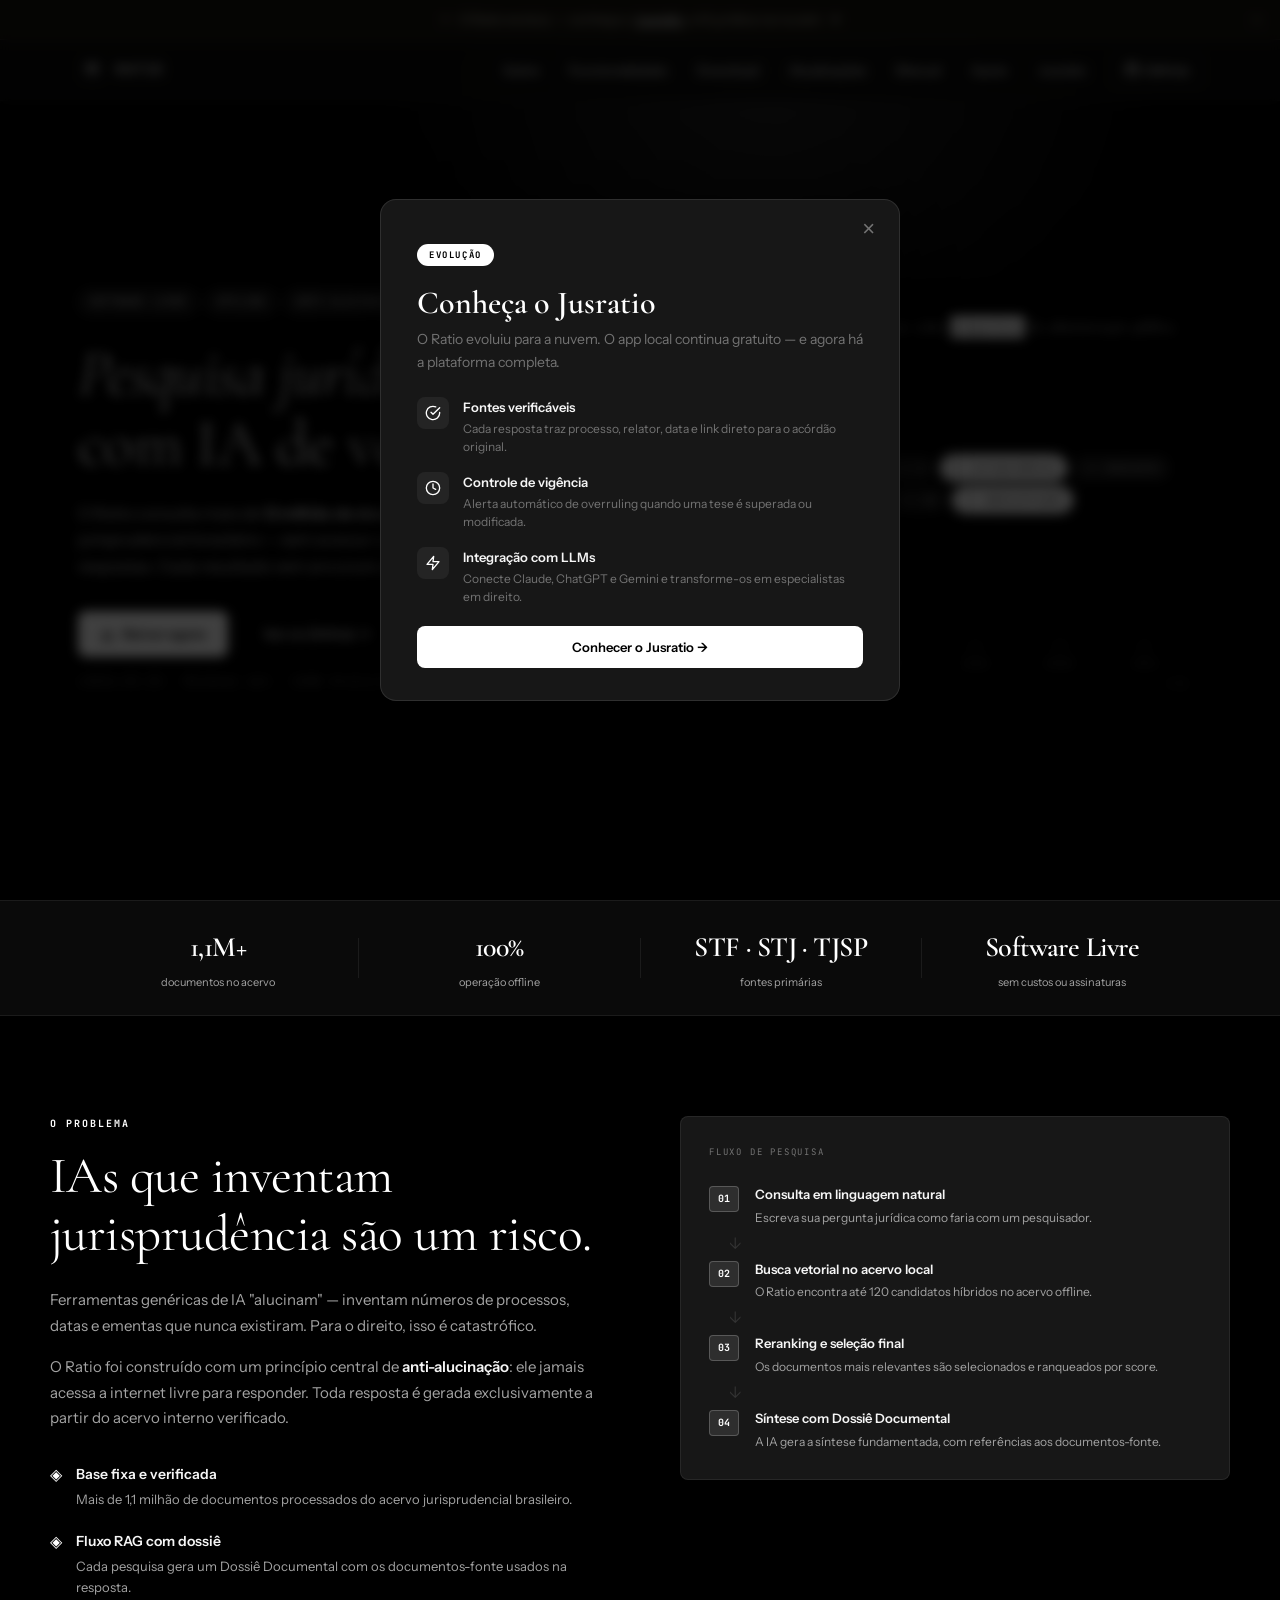
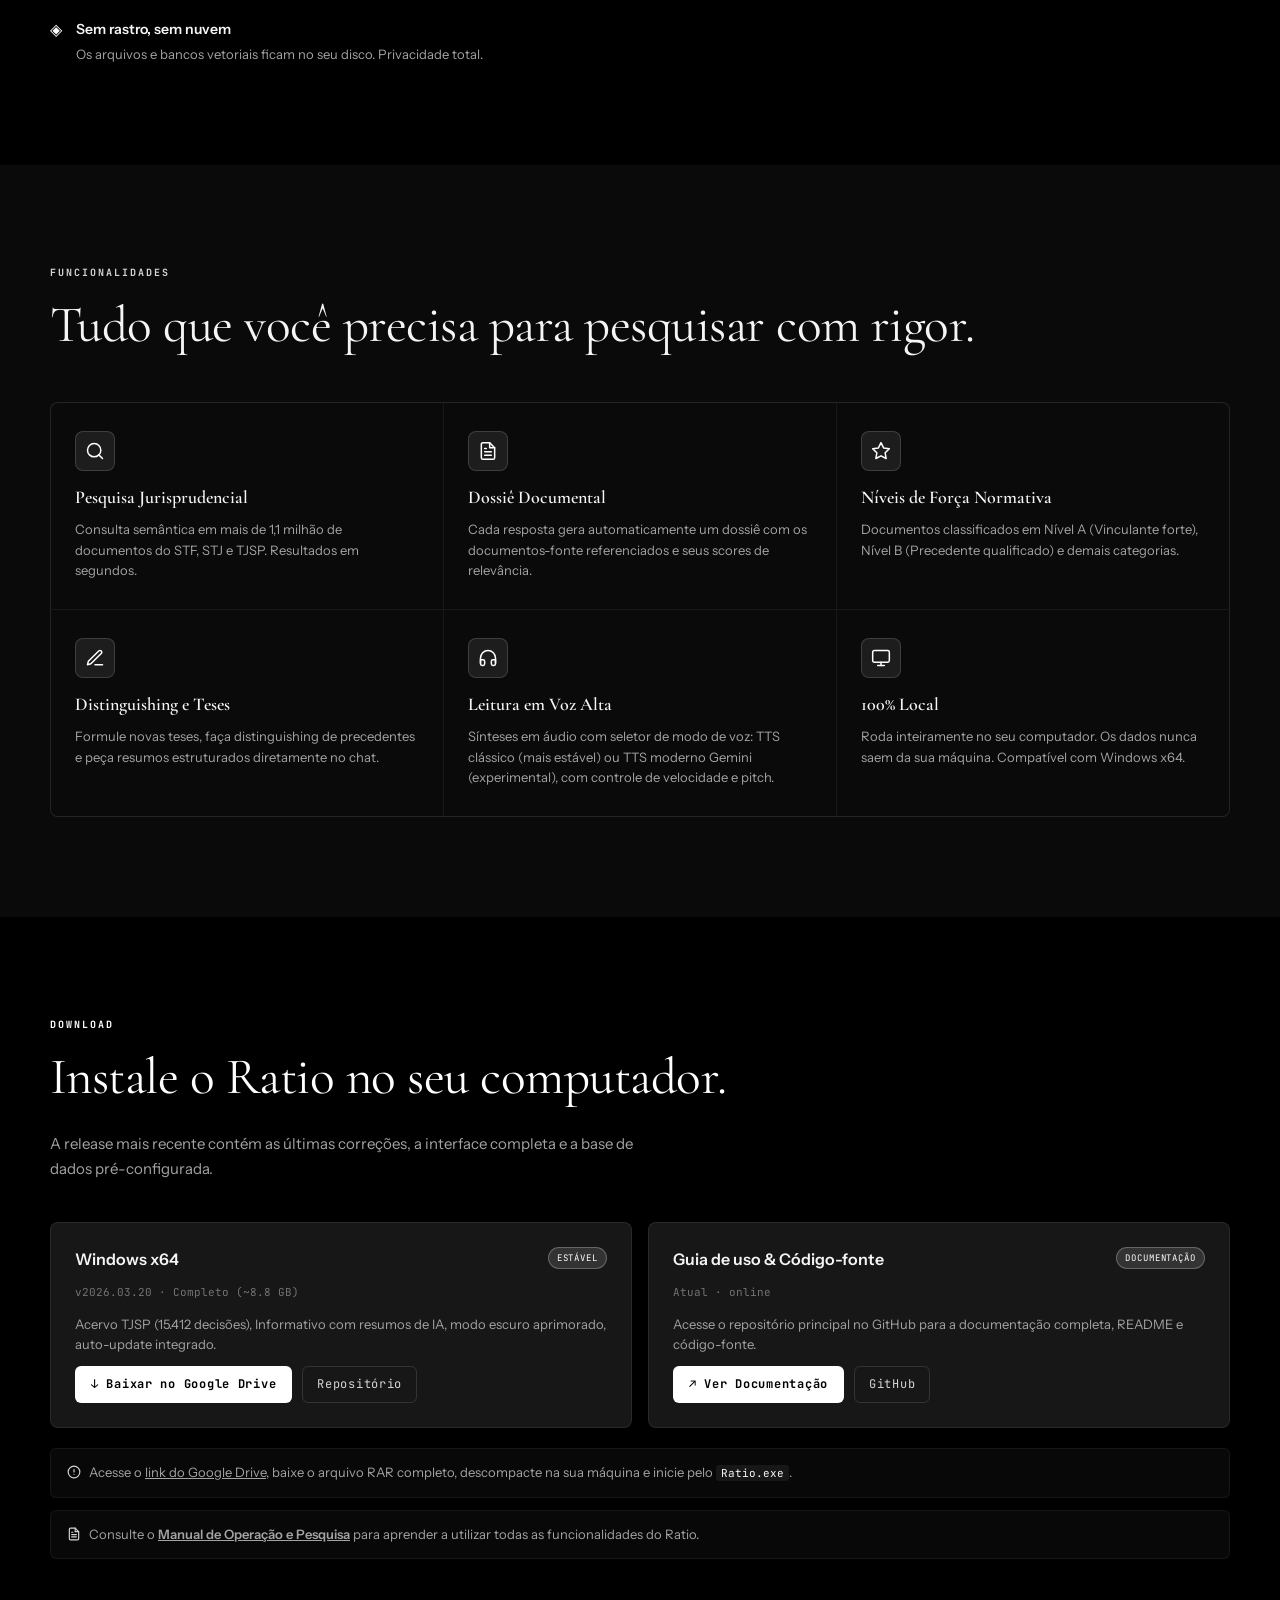
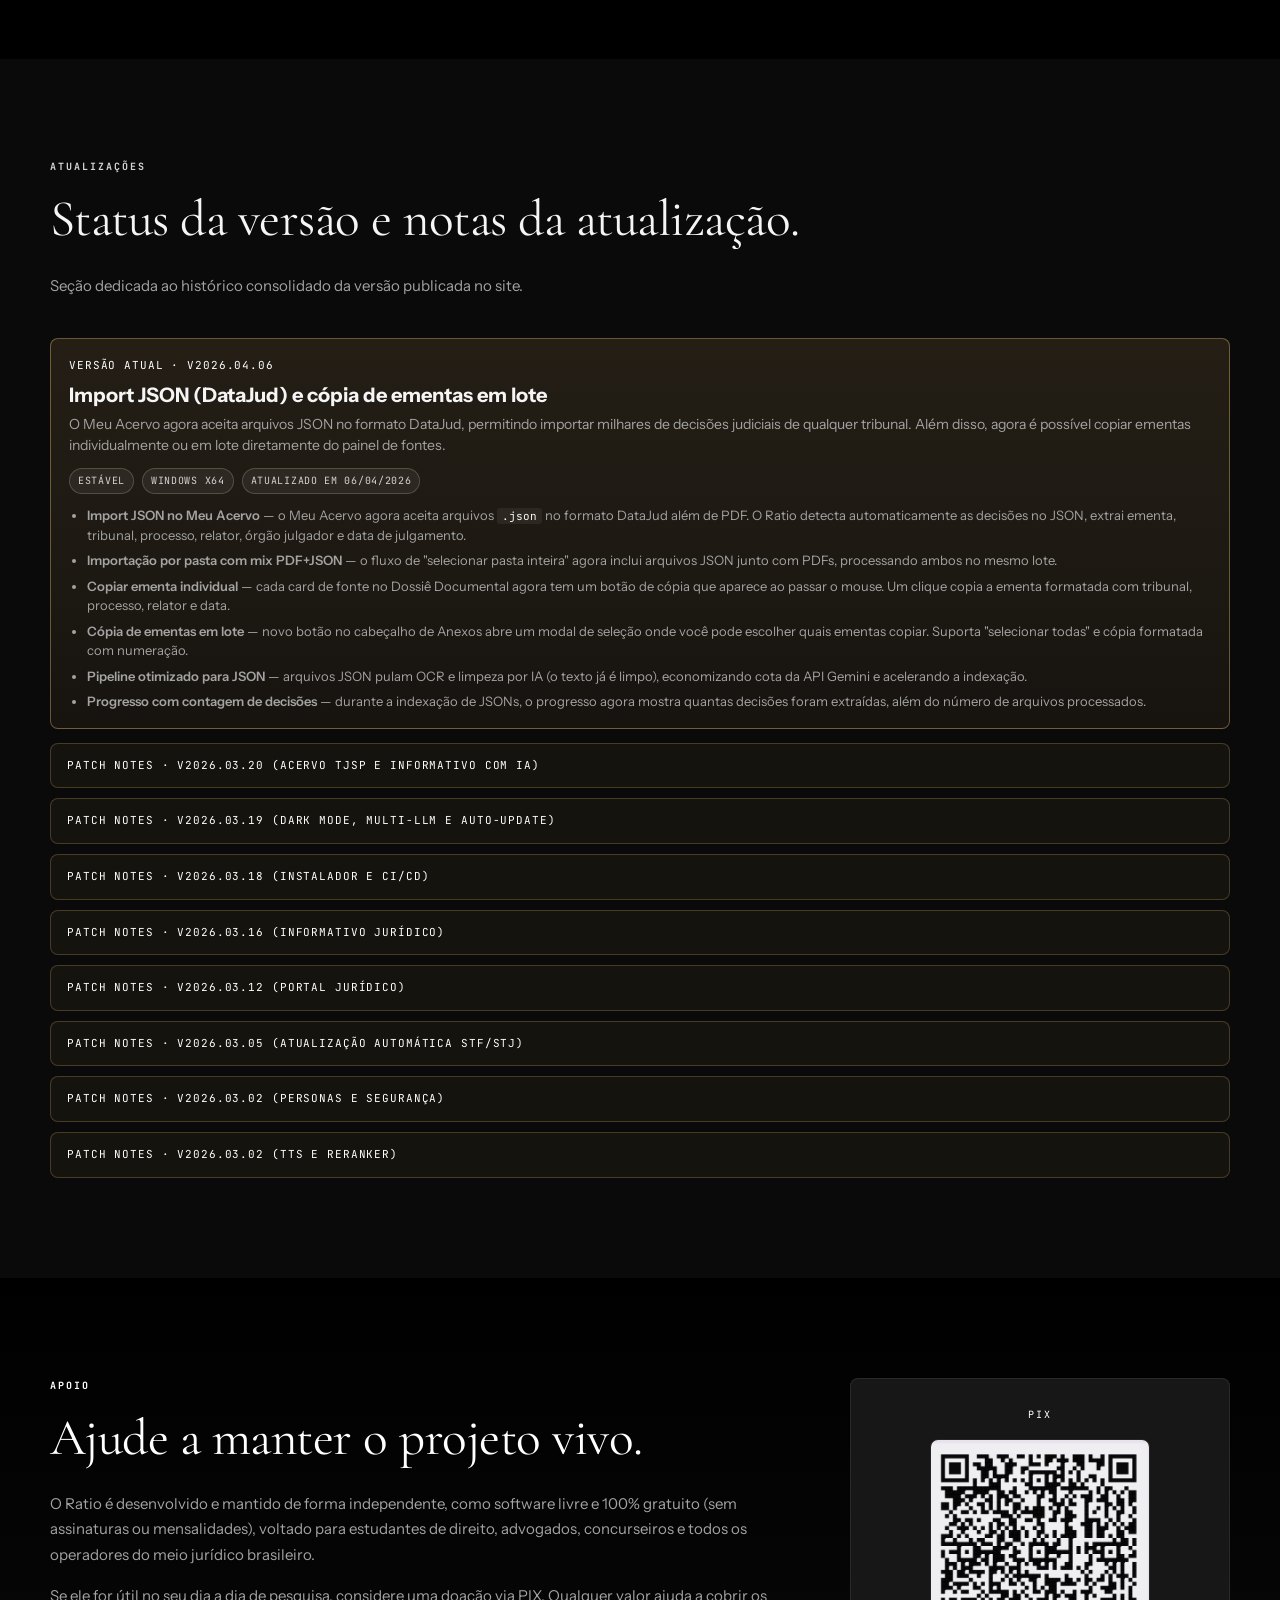
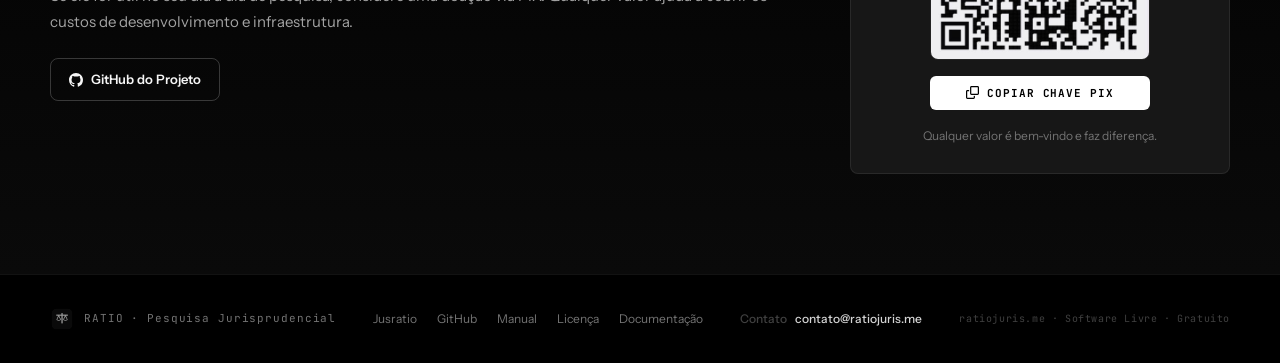
<file: index.html>
<!doctype html>
<html lang="pt-BR">

<head>
  <meta charset="UTF-8" />
  <meta name="viewport" content="width=device-width, initial-scale=1.0" />
  <title>Ratio — Pesquisa Jurisprudencial com IA</title>
  <meta name="description"
    content="O primeiro assistente de pesquisa jurisprudencial com IA operando 100% offline. Mais de 1.1 milhão de documentos. Anti-alucinação." />
  <meta property="og:title" content="Ratio — Pesquisa Jurisprudencial com IA" />
  <meta property="og:description"
    content="O primeiro assistente de pesquisa jurisprudencial com IA operando 100% offline." />
  <meta property="og:type" content="website" />
  <meta property="og:url" content="https://ratiojuris.me" />
  <meta property="og:image" content="https://ratiojuris.me/og-image.png?v=2" />
  <meta property="og:image:width" content="1200" />
  <meta property="og:image:height" content="630" />
  <meta name="twitter:card" content="summary_large_image" />
  <meta name="twitter:title" content="Ratio — Pesquisa Jurisprudencial com IA" />
  <meta name="twitter:description" content="O primeiro assistente de pesquisa jurisprudencial com IA operando 100% offline." />
  <meta name="twitter:image" content="https://ratiojuris.me/og-image.png?v=2" />
  <meta name="twitter:image:alt" content="Ratio — Pesquisa Jurisprudencial com IA" />
  <link rel="icon" href="./favicon.ico" />
  <link rel="apple-touch-icon" href="./apple-touch-icon.png" />
  <link rel="preconnect" href="https://fonts.googleapis.com" />
  <link rel="preconnect" href="https://fonts.gstatic.com" crossorigin />
  <link
    href="https://fonts.googleapis.com/css2?family=Cormorant+Garamond:ital,wght@0,300;0,400;0,500;0,600;0,700;1,300;1,400;1,600&family=JetBrains+Mono:wght@400;500;700&family=Instrument+Sans:wght@400;500;600&display=swap"
    rel="stylesheet" />
  <link rel="stylesheet" href="./styles.css?v=2026.06.17" />
</head>

<body>

  <script>try{if(localStorage.getItem("ratio_jusratio_topbar_dismissed_v1"))document.documentElement.classList.add("topbar-hidden")}catch(e){}</script>

  <!-- Top promo bar -->
  <div class="jr-topbar" id="jrTopbar">
    <a class="jr-topbar-link" href="https://jusratio.com.br" target="_blank" rel="noopener">
      <span class="jr-topbar-mark" aria-hidden="true">✦</span>
      <span class="jr-topbar-full">O Ratio evoluiu — conheça o <strong>Jusratio</strong>, a IA jurídica na nuvem</span>
      <span class="jr-topbar-short">O Ratio evoluiu → conheça o <strong>Jusratio</strong></span>
      <span class="jr-topbar-arrow" aria-hidden="true">→</span>
    </a>
    <button class="jr-topbar-close" id="jrTopbarClose" aria-label="Fechar aviso">&times;</button>
  </div>

  <!-- Navigation -->
  <nav class="nav" id="nav">
    <div class="nav-inner">
      <a href="#" class="nav-logo">
        <img src="./apple-touch-icon.png" alt="Ratio" class="nav-logo-img" />
        <span class="nav-logo-text">RATIO</span>
      </a>
      <div class="nav-links">
        <a href="#sobre" class="nav-link">Sobre</a>
        <a href="#funcionalidades" class="nav-link">Funcionalidades</a>
        <a href="#downloads" class="nav-link">Download</a>
        <a href="#atualizacoes" class="nav-link">Atualizações</a>
        <a href="https://docs.google.com/document/d/1rZ2XNo0eouUoUJuacjetvBbXDJZ6jcx8/edit?usp=sharing&ouid=113759300308613331484&rtpof=true&sd=true" target="_blank" rel="noopener" class="nav-link">Manual</a>
        <a href="#apoio" class="nav-link">Apoio</a>
        <a href="./jusratio.html" class="nav-link">Jusratio</a>
        <a href="https://github.com/carlosvictorodrigues/ratio" target="_blank" rel="noopener"
          class="nav-link nav-link-gh">
          <svg width="14" height="14" viewBox="0 0 16 16" fill="currentColor">
            <path
              d="M8 0C3.58 0 0 3.58 0 8c0 3.54 2.29 6.53 5.47 7.59.4.07.55-.17.55-.38 0-.19-.01-.82-.01-1.49-2.01.37-2.53-.49-2.69-.94-.09-.23-.48-.94-.82-1.13-.28-.15-.68-.52-.01-.53.63-.01 1.08.58 1.23.82.72 1.21 1.87.87 2.33.66.07-.52.28-.87.51-1.07-1.78-.2-3.64-.89-3.64-3.95 0-.87.31-1.59.82-2.15-.08-.2-.36-1.02.08-2.12 0 0 .67-.21 2.2.82.64-.18 1.32-.27 2-.27.68 0 1.36.09 2 .27 1.53-1.04 2.2-.82 2.2-.82.44 1.1.16 1.92.08 2.12.51.56.82 1.27.82 2.15 0 3.07-1.87 3.75-3.65 3.95.29.25.54.73.54 1.48 0 1.07-.01 1.93-.01 2.2 0 .21.15.46.55.38A8.013 8.013 0 0 0 16 8c0-4.42-3.58-8-8-8z" />
          </svg>
          GitHub
        </a>
      </div>
    </div>
  </nav>

  <!-- Hero -->
  <section class="hero" id="inicio">
    <div class="hero-bg">
      <div class="hero-grid"></div>
      <div class="hero-glow"></div>
    </div>
    <div class="hero-content">
      <div class="hero-eyebrow">
        <span class="pill">Software Livre</span>
        <span class="pill">Offline</span>
        <span class="pill">Anti-Alucinação</span>
      </div>
      <h1 class="hero-title">
        <em>Pesquisa jurídica</em><br>
        com IA de verdade.
      </h1>
      <p class="hero-sub">
        O Ratio consulta mais de <strong>1,1 milhão de documentos</strong> do acervo jurisprudencial brasileiro — sem
        acessar a internet, sem inventar respostas. Cada resultado vem ancorado em fontes reais.
      </p>
      <div class="hero-actions">
        <a href="#downloads" class="btn btn-primary">
          <svg width="15" height="15" viewBox="0 0 24 24" fill="none" stroke="currentColor" stroke-width="2.5"
            stroke-linecap="round" stroke-linejoin="round">
            <path d="M21 15v4a2 2 0 0 1-2 2H5a2 2 0 0 1-2-2v-4" />
            <polyline points="7 10 12 15 17 10" />
            <line x1="12" y1="15" x2="12" y2="3" />
          </svg>
          Baixar agora
        </a>
        <a href="https://github.com/carlosvictorodrigues/ratio" target="_blank" rel="noopener" class="btn btn-ghost">
          Ver no GitHub →
        </a>
      </div>
      <p class="hero-version">v2026.03.20 · Windows x64 · 100% Gratuito</p>
    </div>
    <div class="hero-visual">
      <div class="app">
        <!-- Query -->
        <div class="query-box">
          <div class="q-label">// consulta</div>
          <div class="q-text" id="qText"></div>
        </div>

        <!-- Stage -->
        <div class="stage">
          <canvas id="bgCanvas"></canvas>

          <!-- Scene: Tokenize -->
          <div class="scene" id="scene-tok">
            <div class="tok-grid" id="tokGrid"></div>
            <div class="tok-info" id="tokInfo"></div>
          </div>

          <!-- Scene: Embed -->
          <div class="scene" id="scene-embed">
            <div class="embed-title" id="embedTitle">Vetorizando tokens</div>
            <div class="embed-items" id="embedItems"></div>
            <div class="embed-result" id="embedResult">
              <div class="embed-result-label">query embedding [512d]</div>
              <div class="embed-heatmap" id="embedHm"></div>
            </div>
          </div>

          <!-- Scene: Search (canvas) -->
          <canvas class="scene" id="scene-search" style="display:block;width:100%;height:100%;"></canvas>

          <!-- Scene: Chunks -->
          <div class="scene" id="scene-chunks">
            <div class="chunk-card" id="c0"></div>
            <div class="chunk-card" id="c1"></div>
            <div class="chunk-card" id="c2"></div>
            <div class="chunk-card" id="c3"></div>
            <div class="chunk-card" id="c4"></div>
          </div>

          <!-- Scene: Generate -->
          <div class="scene" id="scene-gen">
            <div class="gen-sources" id="genSrcs"></div>
            <div class="gen-label">Gerando resposta</div>
            <div class="gen-box" id="genBox"></div>
          </div>

          <!-- Scene: Answer -->
          <div class="scene" id="scene-ans">
            <div class="ans-header">
              <div class="ans-badge">✓ Concluído</div>
              <div class="ans-pills">
                <div class="ans-pill">RE 573202</div>
                <div class="ans-pill">STF / STJ</div>
              </div>
            </div>
            <div class="ans-text">
              A jurisprudência dominante do <b>STF</b> (RE 573202) firmou que contratos temporários com a
              <b>Administração Pública</b> são regidos pelo <em>regime jurídico-administrativo</em>, sendo competente a
              <b>Justiça Comum Estadual</b> — e não a Justiça do Trabalho — para dirimir os litígios decorrentes dessas
              relações.
            </div>
          </div>
        </div>

        <!-- Tracker -->
        <div class="tracker">
          <div class="t-steps" id="tSteps"></div>
          <div class="t-meta">
            <span id="tStatus">aguardando…</span>
            <span id="tTime">0.0s</span>
          </div>
        </div>
      </div>
    </div>
  </section>

  <!-- Stats bar -->
  <div class="statsbar">
    <div class="statsbar-inner">
      <div class="stat">
        <span class="stat-num">1,1M+</span>
        <span class="stat-label">documentos no acervo</span>
      </div>
      <div class="stat-sep"></div>
      <div class="stat">
        <span class="stat-num">100%</span>
        <span class="stat-label">operação offline</span>
      </div>
      <div class="stat-sep"></div>
      <div class="stat">
        <span class="stat-num">STF · STJ · TJSP</span>
        <span class="stat-label">fontes primárias</span>
      </div>
      <div class="stat-sep"></div>
      <div class="stat">
        <span class="stat-num">Software Livre</span>
        <span class="stat-label">sem custos ou assinaturas</span>
      </div>
    </div>
  </div>

  <!-- Sobre -->
  <section class="section" id="sobre">
    <div class="section-inner section-two-col">
      <div class="section-text">
        <p class="section-eyebrow">O problema</p>
        <h2 class="section-title">IAs que inventam jurisprudência são um risco.</h2>
        <p class="section-body">
          Ferramentas genéricas de IA "alucinam" — inventam números de processos, datas e ementas que nunca existiram.
          Para o direito, isso é catastrófico.
        </p>
        <p class="section-body">
          O Ratio foi construído com um princípio central de <strong>anti-alucinação</strong>: ele jamais acessa a
          internet livre para responder. Toda resposta é gerada exclusivamente a partir do acervo interno verificado.
        </p>
        <div class="feature-row">
          <div class="feature-item">
            <span class="feature-icon">◈</span>
            <div>
              <strong>Base fixa e verificada</strong>
              <p>Mais de 1,1 milhão de documentos processados do acervo jurisprudencial brasileiro.</p>
            </div>
          </div>
          <div class="feature-item">
            <span class="feature-icon">◈</span>
            <div>
              <strong>Fluxo RAG com dossiê</strong>
              <p>Cada pesquisa gera um Dossiê Documental com os documentos-fonte usados na resposta.</p>
            </div>
          </div>
          <div class="feature-item">
            <span class="feature-icon">◈</span>
            <div>
              <strong>Sem rastro, sem nuvem</strong>
              <p>Os arquivos e bancos vetoriais ficam no seu disco. Privacidade total.</p>
            </div>
          </div>
        </div>
      </div>
      <div class="section-aside">
        <div class="card-dark">
          <p class="card-dark-label">FLUXO DE PESQUISA</p>
          <div class="flow-steps">
            <div class="flow-step">
              <span class="flow-num">01</span>
              <div>
                <strong>Consulta em linguagem natural</strong>
                <p>Escreva sua pergunta jurídica como faria com um pesquisador.</p>
              </div>
            </div>
            <div class="flow-arrow">↓</div>
            <div class="flow-step">
              <span class="flow-num">02</span>
              <div>
                <strong>Busca vetorial no acervo local</strong>
                <p>O Ratio encontra até 120 candidatos híbridos no acervo offline.</p>
              </div>
            </div>
            <div class="flow-arrow">↓</div>
            <div class="flow-step">
              <span class="flow-num">03</span>
              <div>
                <strong>Reranking e seleção final</strong>
                <p>Os documentos mais relevantes são selecionados e ranqueados por score.</p>
              </div>
            </div>
            <div class="flow-arrow">↓</div>
            <div class="flow-step">
              <span class="flow-num">04</span>
              <div>
                <strong>Síntese com Dossiê Documental</strong>
                <p>A IA gera a síntese fundamentada, com referências aos documentos-fonte.</p>
              </div>
            </div>
          </div>
        </div>
      </div>
    </div>
  </section>

  <!-- Funcionalidades -->
  <section class="section section-dark" id="funcionalidades">
    <div class="section-inner">
      <p class="section-eyebrow light">Funcionalidades</p>
      <h2 class="section-title light">Tudo que você precisa para pesquisar com rigor.</h2>
      <div class="features-grid">
        <div class="feat-card">
          <div class="feat-icon-wrap">
            <svg width="20" height="20" viewBox="0 0 24 24" fill="none" stroke="currentColor" stroke-width="1.8"
              stroke-linecap="round" stroke-linejoin="round">
              <circle cx="11" cy="11" r="8" />
              <line x1="21" y1="21" x2="16.65" y2="16.65" />
            </svg>
          </div>
          <h3>Pesquisa Jurisprudencial</h3>
          <p>Consulta semântica em mais de 1,1 milhão de documentos do STF, STJ e TJSP. Resultados em segundos.</p>
        </div>
        <div class="feat-card">
          <div class="feat-icon-wrap">
            <svg width="20" height="20" viewBox="0 0 24 24" fill="none" stroke="currentColor" stroke-width="1.8"
              stroke-linecap="round" stroke-linejoin="round">
              <path d="M14 2H6a2 2 0 0 0-2 2v16a2 2 0 0 0 2 2h12a2 2 0 0 0 2-2V8z" />
              <polyline points="14 2 14 8 20 8" />
              <line x1="16" y1="13" x2="8" y2="13" />
              <line x1="16" y1="17" x2="8" y2="17" />
              <polyline points="10 9 9 9 8 9" />
            </svg>
          </div>
          <h3>Dossiê Documental</h3>
          <p>Cada resposta gera automaticamente um dossiê com os documentos-fonte referenciados e seus scores de
            relevância.</p>
        </div>
        <div class="feat-card">
          <div class="feat-icon-wrap">
            <svg width="20" height="20" viewBox="0 0 24 24" fill="none" stroke="currentColor" stroke-width="1.8"
              stroke-linecap="round" stroke-linejoin="round">
              <polygon
                points="12 2 15.09 8.26 22 9.27 17 14.14 18.18 21.02 12 17.77 5.82 21.02 7 14.14 2 9.27 8.91 8.26 12 2" />
            </svg>
          </div>
          <h3>Níveis de Força Normativa</h3>
          <p>Documentos classificados em Nível A (Vinculante forte), Nível B (Precedente qualificado) e demais
            categorias.</p>
        </div>
        <div class="feat-card">
          <div class="feat-icon-wrap">
            <svg width="20" height="20" viewBox="0 0 24 24" fill="none" stroke="currentColor" stroke-width="1.8"
              stroke-linecap="round" stroke-linejoin="round">
              <path d="M12 20h9" />
              <path d="M16.5 3.5a2.121 2.121 0 0 1 3 3L7 19l-4 1 1-4L16.5 3.5z" />
            </svg>
          </div>
          <h3>Distinguishing e Teses</h3>
          <p>Formule novas teses, faça distinguishing de precedentes e peça resumos estruturados diretamente no chat.
          </p>
        </div>
        <div class="feat-card">
          <div class="feat-icon-wrap">
            <svg width="20" height="20" viewBox="0 0 24 24" fill="none" stroke="currentColor" stroke-width="1.8"
              stroke-linecap="round" stroke-linejoin="round">
              <path d="M3 18v-6a9 9 0 0 1 18 0v6" />
              <path
                d="M21 19a2 2 0 0 1-2 2h-1a2 2 0 0 1-2-2v-3a2 2 0 0 1 2-2h3zM3 19a2 2 0 0 0 2 2h1a2 2 0 0 0 2-2v-3a2 2 0 0 0-2-2H3z" />
            </svg>
          </div>
          <h3>Leitura em Voz Alta</h3>
          <p>Sínteses em áudio com seletor de modo de voz: TTS clássico (mais estável) ou TTS moderno Gemini
            (experimental), com controle de velocidade e pitch.</p>
        </div>
        <div class="feat-card">
          <div class="feat-icon-wrap">
            <svg width="20" height="20" viewBox="0 0 24 24" fill="none" stroke="currentColor" stroke-width="1.8"
              stroke-linecap="round" stroke-linejoin="round">
              <rect x="2" y="3" width="20" height="14" rx="2" ry="2" />
              <line x1="8" y1="21" x2="16" y2="21" />
              <line x1="12" y1="17" x2="12" y2="21" />
            </svg>
          </div>
          <h3>100% Local</h3>
          <p>Roda inteiramente no seu computador. Os dados nunca saem da sua máquina. Compatível com Windows x64.</p>
        </div>
      </div>
    </div>
  </section>

  <!-- Downloads -->
  <section class="section" id="downloads">
    <div class="section-inner">
      <p class="section-eyebrow">Download</p>
      <h2 class="section-title">Instale o Ratio no seu computador.</h2>
      <p class="section-sub">A release mais recente contém as últimas correções, a interface completa e a base de dados
        pré-configurada.</p>
      <div class="downloads-grid" id="downloadsList"></div>
      <div class="install-note">
        <svg width="14" height="14" viewBox="0 0 24 24" fill="none" stroke="currentColor" stroke-width="2"
          stroke-linecap="round" stroke-linejoin="round">
          <circle cx="12" cy="12" r="10" />
          <line x1="12" y1="8" x2="12" y2="12" />
          <line x1="12" y1="16" x2="12.01" y2="16" />
        </svg>
        <span>Acesse o <a href="https://drive.google.com/file/d/16-twvjn8wJ86zj1HCENFoQkdpRt8Aj0F/view?usp=sharing"
            target="_blank" rel="noopener noreferrer">link do Google Drive</a>, baixe o arquivo RAR completo,
          descompacte na sua máquina e inicie pelo
          <code>Ratio.exe</code>.</span>
      </div>
      <div class="install-note" style="margin-top: 12px;">
        <svg width="14" height="14" viewBox="0 0 24 24" fill="none" stroke="currentColor" stroke-width="2"
          stroke-linecap="round" stroke-linejoin="round">
          <path d="M14 2H6a2 2 0 0 0-2 2v16a2 2 0 0 0 2 2h12a2 2 0 0 0 2-2V8z" />
          <polyline points="14 2 14 8 20 8" />
          <line x1="16" y1="13" x2="8" y2="13" />
          <line x1="16" y1="17" x2="8" y2="17" />
          <polyline points="10 9 9 9 8 9" />
        </svg>
        <span>Consulte o <a href="https://docs.google.com/document/d/1rZ2XNo0eouUoUJuacjetvBbXDJZ6jcx8/edit?usp=sharing&ouid=113759300308613331484&rtpof=true&sd=true"
            target="_blank" rel="noopener noreferrer"><strong>Manual de Operação e Pesquisa</strong></a> para aprender a utilizar todas as funcionalidades do Ratio.</span>
      </div>
    </div>
  </section>

  <!-- Atualizações -->
  <section class="section section-dark" id="atualizacoes">
    <div class="section-inner">
      <p class="section-eyebrow light">Atualizações</p>
      <h2 class="section-title light">Status da versão e notas da atualização.</h2>
      <p class="section-sub">Seção dedicada ao histórico consolidado da versão publicada no site.</p>
      <div class="updates-grid">
        <div class="updates-current">
          <p class="patch-notes-title">Versão atual · v2026.04.06</p>
          <h3 class="updates-current-title">Import JSON (DataJud) e cópia de ementas em lote</h3>
          <p class="updates-current-sub">O Meu Acervo agora aceita arquivos JSON no formato DataJud, permitindo importar milhares de decisões judiciais de qualquer tribunal. Além disso, agora é possível copiar ementas individualmente ou em lote diretamente do painel de fontes.</p>
          <div class="updates-current-chips">
            <span class="update-chip">Estável</span>
            <span class="update-chip">Windows x64</span>
            <span class="update-chip">Atualizado em 06/04/2026</span>
          </div>
          <ul class="patch-notes-list">
            <li><strong>Import JSON no Meu Acervo</strong> — o Meu Acervo agora aceita arquivos <code>.json</code> no formato DataJud além de PDF. O Ratio detecta automaticamente as decisões no JSON, extrai ementa, tribunal, processo, relator, órgão julgador e data de julgamento.</li>
            <li><strong>Importação por pasta com mix PDF+JSON</strong> — o fluxo de "selecionar pasta inteira" agora inclui arquivos JSON junto com PDFs, processando ambos no mesmo lote.</li>
            <li><strong>Copiar ementa individual</strong> — cada card de fonte no Dossiê Documental agora tem um botão de cópia que aparece ao passar o mouse. Um clique copia a ementa formatada com tribunal, processo, relator e data.</li>
            <li><strong>Cópia de ementas em lote</strong> — novo botão no cabeçalho de Anexos abre um modal de seleção onde você pode escolher quais ementas copiar. Suporta "selecionar todas" e cópia formatada com numeração.</li>
            <li><strong>Pipeline otimizado para JSON</strong> — arquivos JSON pulam OCR e limpeza por IA (o texto já é limpo), economizando cota da API Gemini e acelerando a indexação.</li>
            <li><strong>Progresso com contagem de decisões</strong> — durante a indexação de JSONs, o progresso agora mostra quantas decisões foram extraídas, além do número de arquivos processados.</li>
          </ul>
        </div>
        <div class="updates-history">
          <details class="update-history-item">
            <summary>Patch notes · v2026.03.20 (Acervo TJSP e Informativo com IA)</summary>
            <div class="update-history-body">
              <ul class="patch-notes-list">
                <li><strong>Acervo TJSP integrado</strong> — 15.412 decisões do Tribunal de Justiça de São Paulo, extraídas de 74 volumes das Revistas de Jurisprudência.</li>
                <li><strong>Filtro por tribunal expandido</strong> — novo checkbox TJSP na seção Tribunal, ao lado de STF e STJ.</li>
                <li><strong>Fontes de pesquisa reorganizadas</strong> — bases oficiais controladas pela seção Tribunal; Fontes exibe apenas bases do usuário.</li>
                <li><strong>Informativo com meses colapsáveis e resumos de IA</strong> — navegação facilitada e destaques gerados por IA.</li>
                <li><strong>Alertas temáticos com verificação automática</strong> — alertas por tema verificam novidades ao abrir o app.</li>
              </ul>
            </div>
          </details>
          <details class="update-history-item">
            <summary>Patch notes · v2026.03.19 (Dark mode, multi-LLM e auto-update)</summary>
            <div class="update-history-body">
              <ul class="patch-notes-list">
                <li><strong>Modo escuro (Warm Obsidian)</strong> — interface completa com tema escuro de tons quentes, ideal para leitura prolongada e telas OLED. Ative pelo ícone de lua no painel lateral ou deixe o Ratio seguir a preferência do seu sistema operacional.</li>
                <li><strong>Provedor de geração selecionável (Gemini / Claude)</strong> — nas configurações, você pode escolher entre Gemini (padrão) e Claude (Anthropic) para gerar respostas. O Claude tende a produzir respostas com maior profundidade argumentativa.</li>
                <li><strong>Chave Claude opcional</strong> — nova seção nas configurações para informar e validar sua chave Anthropic. Quem não tem chave Claude continua usando Gemini normalmente.</li>
                <li><strong>Recomendações de qualidade</strong> — dicas integradas nas configurações indicam quais combinações de reranker e provedor entregam melhores resultados, com base em benchmarks reais.</li>
                <li><strong>Auto-update integrado</strong> — o Ratio agora verifica automaticamente se há atualizações disponíveis. Quando houver, um botão aparece na barra lateral para baixar e aplicar a atualização com um clique.</li>
              </ul>
            </div>
          </details>
          <details class="update-history-item">
            <summary>Patch notes · v2026.03.18 (Instalador e CI/CD)</summary>
            <div class="update-history-body">
              <ul class="patch-notes-list">
                <li><strong>Instalador Windows com wizard</strong> — instalador padrão com tela de boas-vindas, escolha de pasta, atalhos na Área de Trabalho e menu Iniciar.</li>
                <li><strong>Auto-update delta</strong> — o Ratio baixa apenas os arquivos que mudaram, sem re-baixar o banco de dados inteiro.</li>
                <li><strong>Reinício automático após atualização</strong> — o Ratio oferece reiniciar automaticamente após aplicar uma atualização.</li>
                <li><strong>Scraper TJRS</strong> — novo script para baixar jurisprudência do Tribunal de Justiça do Rio Grande do Sul.</li>
              </ul>
            </div>
          </details>
          <details class="update-history-item">
            <summary>Patch notes · v2026.03.16 (Informativo Jurídico)</summary>
            <div class="update-history-body">
              <ul class="patch-notes-list">
                <li><strong>Informativo Jurídico</strong> — nova seção no menu lateral que exibe as decisões recentes mais importantes do STF e STJ, agrupadas por mês.</li>
                <li><strong>Pesquisar mais sobre qualquer decisão</strong> — cada card do Informativo tem um botão que envia a decisão diretamente ao chat de pesquisa.</li>
                <li><strong>Cobertura equilibrada STF e STJ</strong> — o Informativo garante que decisões de ambos os tribunais apareçam.</li>
                <li><strong>Dados de março de 2026</strong> — decisões do STJ de março de 2026 (Informativo n. 880) agora presentes no acervo.</li>
                <li><strong>Correção de datas STJ</strong> — cerca de 40% das decisões do STJ estavam sem data; todas foram recuperadas.</li>
              </ul>
            </div>
          </details>
          <details class="update-history-item">
            <summary>Patch notes · v2026.03.12 (Portal Jurídico)</summary>
            <div class="update-history-body">
              <ul class="patch-notes-list">
                <li><strong>Compatibilidade automática com qualquer computador</strong> — o Ratio agora detecta se a sua placa de vídeo é compatível e ajusta sozinho, sem mensagens técnicas.</li>
                <li><strong>Cards coloridos por tribunal</strong> — documentos do STF e do STJ com cores distintas no Dossiê Documental.</li>
                <li><strong>Sugestões de pesquisa</strong> — exemplos prontos de perguntas jurídicas na tela inicial.</li>
                <li><strong>Dossiê Documental mais visível</strong> — painel de documentos-fonte mais destacado, com animação de entrada.</li>
                <li><strong>Guia de parâmetros em linguagem simples</strong> — nova aba de ajuda sem termos técnicos.</li>
                <li><strong>Feed de atualizações jurisprudenciais</strong> — painel com decisões recentes do STF e STJ na tela inicial.</li>
                <li><strong>Alertas por tema de interesse</strong> — salve temas e receba avisos automáticos sobre novidades.</li>
              </ul>
            </div>
          </details>
          <details class="update-history-item">
            <summary>Patch notes · v2026.03.05 (Atualização automática STF/STJ)</summary>
            <div class="update-history-body">
              <ul class="patch-notes-list">
                <li>Novo fluxo de <strong>atualização automática STF/STJ</strong> no app, executado em segundo plano a partir do botão de atualização.</li>
                <li>Atualização <strong>incremental</strong> para 2026+, com cursor da última data verificada no STF para evitar reprocessamento desnecessário.</li>
                <li>Painel de status agora exibe <strong>última verificação</strong> e até qual data STF/STJ foi atualizado.</li>
              </ul>
            </div>
          </details>
          <details class="update-history-item">
            <summary>Patch notes · v2026.03.02 (Personas e Segurança)</summary>
            <div class="update-history-body">
              <ul class="patch-notes-list">
                <li>Novo sistema de <strong>Personas de Resposta</strong>: 4 modos que adaptam o estilo da resposta ao objetivo do usuário — <code>Visão Geral</code> (padrão), <code>Parecer Jurídico</code> (advogados), <code>Estudos</code> (concurseiros) e <code>Petição</code> (peças processuais).</li>
                <li>Campo de <strong>instrução livre</strong> no compositor de perguntas, permitindo diretivas personalizadas como "Compare STF vs STJ" ou "Responda em no máximo 3 frases".</li>
                <li>Novo <strong>popover de dicas de prompt</strong> com exemplos práticos de como formular boas perguntas jurídicas.</li>
                <li>Chip indicador de modo ativo no cabeçalho da interface, com alternância rápida entre personas.</li>
                <li>Hardening de segurança nos filtros de busca (sanitização de entrada, escape em <code>LIKE</code> e validações de tamanho/padrão) para reduzir risco de injeção em filtros SQL do LanceDB.</li>
                <li>Mitigação de XSS por URL externa no frontend: links e aberturas de documentos agora aceitam somente protocolos <code>http:</code> e <code>https:</code>.</li>
                <li>Upload de PDF no Meu Acervo com validação de assinatura real do arquivo (<code>%PDF-</code>), rejeitando arquivos renomeados indevidamente.</li>
                <li>Remoção de exposição de caminho absoluto (<code>env_path</code>) nas rotas de configuração da API.</li>
                <li>TTS legado com chave em header HTTP (<code>X-Goog-Api-Key</code>) em vez de query string na URL.</li>
                <li>CDNs do frontend com versões pinadas + SRI e <code>crossorigin</code> para reduzir risco de supply-chain.</li>
                <li>Melhorias de robustez de API: mensagens públicas de erro mais seguras, log técnico no backend e rate limiting local em endpoints críticos.</li>
                <li>Mitigação de prompt injection no pipeline RAG com delimitação explícita de blocos de entrada e regra de ignorar comandos embutidos no conteúdo do usuário/documentos.</li>
              </ul>
            </div>
          </details>
          <details class="update-history-item">
            <summary>Patch notes · v2026.03.02 (TTS e Reranker)</summary>
            <div class="update-history-body">
              <ul class="patch-notes-list">
                <li>O modo padrão de TTS foi alterado para o legado do Google, priorizando estabilidade e menor tempo de geração.</li>
                <li>Novo seletor no Ratio para escolher entre <code>TTS Clássico (Google)</code> e <code>TTS Moderno (Gemini)</code>.</li>
                <li>A escolha de voz feita pelo usuário passa a valer na próxima resposta em áudio.</li>
                <li>Foi adicionado fallback do reranqueador local com o modelo <code>cross-encoder/mmarco-mMiniLMv2-L12-H384-v1</code>, mantendo robustez quando o modelo principal estiver indisponível.</li>
              </ul>
            </div>
          </details>
        </div>
      </div>
    </div>
  </section>

  <!-- Apoio -->
  <section class="section section-apoio" id="apoio">
    <div class="section-inner section-two-col-narrow">
      <div class="section-text">
        <p class="section-eyebrow">Apoio</p>
        <h2 class="section-title">Ajude a manter o projeto vivo.</h2>
        <p class="section-body">
          O Ratio é desenvolvido e mantido de forma independente, como software livre e 100% gratuito (sem assinaturas
          ou mensalidades), voltado para estudantes de direito, advogados, concurseiros e todos os operadores do meio
          jurídico brasileiro.
        </p>
        <p class="section-body">
          Se ele for útil no seu dia a dia de pesquisa, considere uma doação via PIX. Qualquer valor ajuda a cobrir os
          custos de desenvolvimento e infraestrutura.
        </p>
        <div class="apoio-links">
          <a href="https://github.com/carlosvictorodrigues/ratio" target="_blank" rel="noopener"
            class="btn btn-outline">
            <svg width="14" height="14" viewBox="0 0 16 16" fill="currentColor">
              <path
                d="M8 0C3.58 0 0 3.58 0 8c0 3.54 2.29 6.53 5.47 7.59.4.07.55-.17.55-.38 0-.19-.01-.82-.01-1.49-2.01.37-2.53-.49-2.69-.94-.09-.23-.48-.94-.82-1.13-.28-.15-.68-.52-.01-.53.63-.01 1.08.58 1.23.82.72 1.21 1.87.87 2.33.66.07-.52.28-.87.51-1.07-1.78-.2-3.64-.89-3.64-3.95 0-.87.31-1.59.82-2.15-.08-.2-.36-1.02.08-2.12 0 0 .67-.21 2.2.82.64-.18 1.32-.27 2-.27.68 0 1.36.09 2 .27 1.53-1.04 2.2-.82 2.2-.82.44 1.1.16 1.92.08 2.12.51.56.82 1.27.82 2.15 0 3.07-1.87 3.75-3.65 3.95.29.25.54.73.54 1.48 0 1.07-.01 1.93-.01 2.2 0 .21.15.46.55.38A8.013 8.013 0 0 0 16 8c0-4.42-3.58-8-8-8z" />
            </svg>
            GitHub do Projeto
          </a>
        </div>
      </div>
      <div class="pix-card">
        <p class="pix-label">PIX</p>
        <img src="./apoio-pix.jpeg" alt="QR Code PIX para doação" class="pix-qr" />
        <button class="pix-btn" onclick="copyPix()">
          <svg width="13" height="13" viewBox="0 0 16 16" fill="currentColor">
            <path
              d="M0 6.75C0 5.784.784 5 1.75 5h1.5a.75.75 0 0 1 0 1.5h-1.5a.25.25 0 0 0-.25.25v7.5c0 .138.112.25.25.25h7.5a.25.25 0 0 0 .25-.25v-1.5a.75.75 0 0 1 1.5 0v1.5A1.75 1.75 0 0 1 9.25 16h-7.5A1.75 1.75 0 0 1 0 14.25Z" />
            <path
              d="M5 1.75C5 .784 5.784 0 6.75 0h7.5C15.216 0 16 .784 16 1.75v7.5A1.75 1.75 0 0 1 14.25 11h-7.5A1.75 1.75 0 0 1 5 9.25Zm1.75-.25a.25.25 0 0 0-.25.25v7.5c0 .138.112.25.25.25h7.5a.25.25 0 0 0 .25-.25v-7.5a.25.25 0 0 0-.25-.25Z" />
          </svg>
          <span id="pixCopyText">Copiar Chave PIX</span>
        </button>
        <input type="text" id="pixKeyInput"
          value="00020126920014BR.GOV.BCB.PIX013607cdc77f-cd4b-44b8-a910-a254f58642f40230Apoie o Ratio - Jurisprudência5204000053039865802BR5925Carlos Victor de Oliveira6009SAO PAULO621405102qCvdJp89F6304E670"
          aria-hidden="true" tabindex="-1" style="position:absolute;left:-9999px;" />
        <p class="pix-note">Qualquer valor é bem-vindo e faz diferença.</p>
      </div>
    </div>
  </section>

  <!-- Footer -->
  <footer class="footer">
    <div class="footer-inner">
      <div class="footer-brand">
        <img src="./apple-touch-icon.png" alt="Ratio" class="footer-logo" />
        <span>RATIO · Pesquisa Jurisprudencial</span>
      </div>
      <div class="footer-links">
        <a href="./jusratio.html">Jusratio</a>
        <a href="https://github.com/carlosvictorodrigues/ratio" target="_blank" rel="noopener">GitHub</a>
        <a href="https://docs.google.com/document/d/1rZ2XNo0eouUoUJuacjetvBbXDJZ6jcx8/edit?usp=sharing&ouid=113759300308613331484&rtpof=true&sd=true" target="_blank" rel="noopener">Manual</a>
        <a href="https://github.com/carlosvictorodrigues/ratio/blob/main/LICENSE" target="_blank"
          rel="noopener">Licença</a>
        <a href="https://github.com/carlosvictorodrigues/ratio#readme" target="_blank" rel="noopener">Documentação</a>
      </div>
      <div class="footer-contact">
        <span class="footer-contact-label">Contato</span>
        <a href="mailto:contato@ratiojuris.me" class="footer-contact-link">contato@ratiojuris.me</a>
      </div>
      <p class="footer-copy">ratiojuris.me · Software Livre · Gratuito</p>
    </div>
  </footer>

  <!-- Jusratio entry popup -->
  <div class="announce-overlay" id="announceOverlay">
    <div class="announce-modal" id="announceModal">
      <button class="announce-close" id="announceClose" aria-label="Fechar">&times;</button>
      <div class="announce-badge">Evolução</div>
      <h2 class="announce-title">Conheça o Jusratio</h2>
      <p class="announce-sub">O Ratio evoluiu para a nuvem. O app local continua gratuito — e agora há a plataforma completa.</p>
      <div class="announce-features">
        <div class="announce-feat">
          <span class="announce-feat-icon">
            <svg width="16" height="16" viewBox="0 0 24 24" fill="none" stroke="currentColor" stroke-width="2" stroke-linecap="round" stroke-linejoin="round"><path d="M22 11.08V12a10 10 0 1 1-5.93-9.14"/><polyline points="22 4 12 14.01 9 11.01"/></svg>
          </span>
          <div>
            <strong>Fontes verificáveis</strong>
            <p>Cada resposta traz processo, relator, data e link direto para o acórdão original.</p>
          </div>
        </div>
        <div class="announce-feat">
          <span class="announce-feat-icon">
            <svg width="16" height="16" viewBox="0 0 24 24" fill="none" stroke="currentColor" stroke-width="2" stroke-linecap="round" stroke-linejoin="round"><circle cx="12" cy="12" r="10"/><polyline points="12 6 12 12 16 14"/></svg>
          </span>
          <div>
            <strong>Controle de vigência</strong>
            <p>Alerta automático de overruling quando uma tese é superada ou modificada.</p>
          </div>
        </div>
        <div class="announce-feat">
          <span class="announce-feat-icon">
            <svg width="16" height="16" viewBox="0 0 24 24" fill="none" stroke="currentColor" stroke-width="2" stroke-linecap="round" stroke-linejoin="round"><polygon points="13 2 3 14 12 14 11 22 21 10 12 10 13 2"/></svg>
          </span>
          <div>
            <strong>Integração com LLMs</strong>
            <p>Conecte Claude, ChatGPT e Gemini e transforme-os em especialistas em direito.</p>
          </div>
        </div>
      </div>
      <div class="announce-actions">
        <a href="https://jusratio.com.br" target="_blank" rel="noopener" class="btn btn-primary announce-btn" id="announceCta">Conhecer o Jusratio →</a>
      </div>
    </div>
  </div>

  <script src="./app.js?v=2026.06.17"></script>
  <script src="./rag-animation.js?v=2026.06.17"></script>
</body>

</html>
</file>
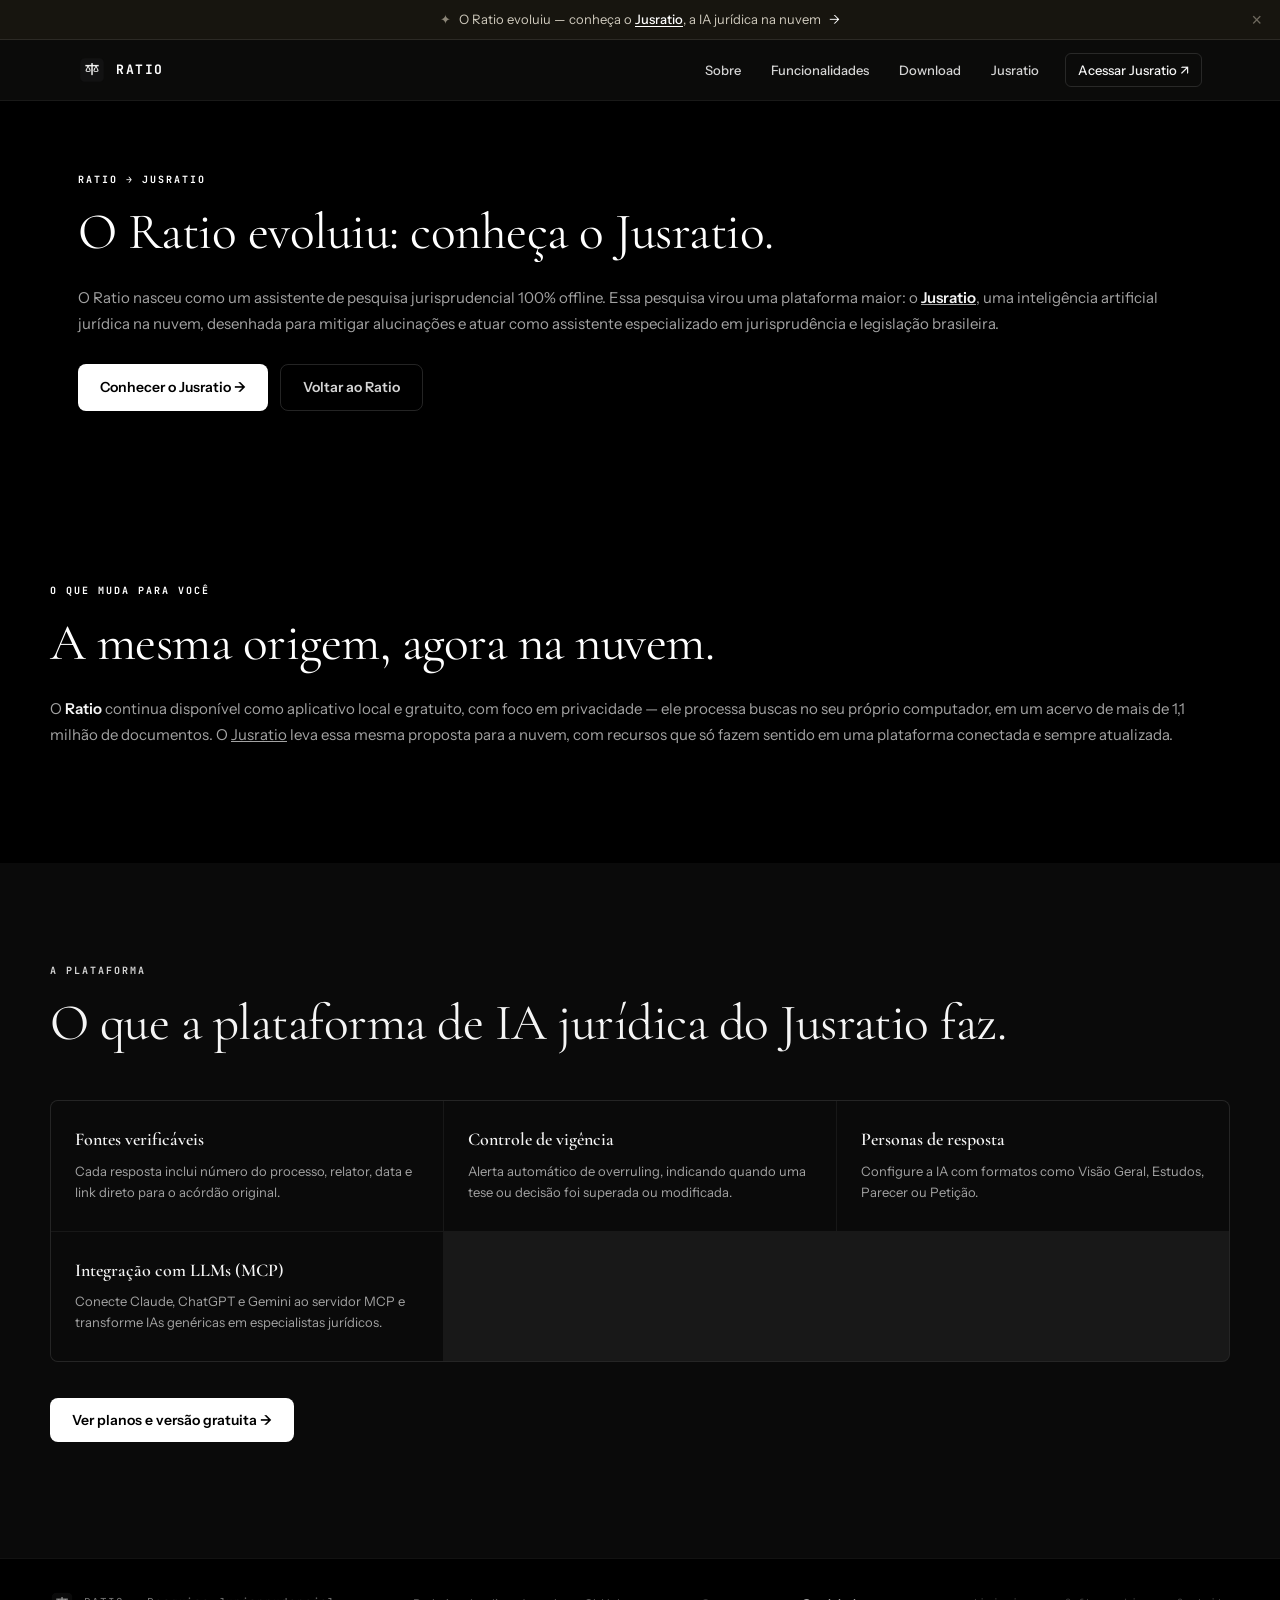
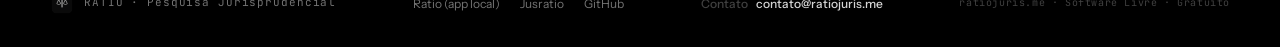
<file: jusratio.html>
<!doctype html>
<html lang="pt-BR">

<head>
  <meta charset="UTF-8" />
  <meta name="viewport" content="width=device-width, initial-scale=1.0" />
  <title>Do Ratio ao Jusratio — a evolução da pesquisa jurídica com IA</title>
  <meta name="description"
    content="O Ratio evoluiu para o Jusratio, a plataforma de IA jurídica na nuvem: fontes verificáveis, controle de vigência (overruling), personas de resposta e integração com Claude, ChatGPT e Gemini." />
  <link rel="canonical" href="https://ratiojuris.me/jusratio.html" />
  <meta property="og:title" content="Do Ratio ao Jusratio — a evolução da pesquisa jurídica com IA" />
  <meta property="og:description" content="O Ratio evoluiu para o Jusratio, a plataforma de IA jurídica na nuvem." />
  <meta property="og:type" content="article" />
  <meta property="og:url" content="https://ratiojuris.me/jusratio.html" />
  <meta property="og:image" content="https://ratiojuris.me/og-image.png?v=2" />
  <link rel="icon" href="./favicon.ico" />
  <link rel="apple-touch-icon" href="./apple-touch-icon.png" />
  <link rel="preconnect" href="https://fonts.googleapis.com" />
  <link rel="preconnect" href="https://fonts.gstatic.com" crossorigin />
  <link
    href="https://fonts.googleapis.com/css2?family=Cormorant+Garamond:ital,wght@0,300;0,400;0,500;0,600;0,700;1,300;1,400;1,600&family=JetBrains+Mono:wght@400;500;700&family=Instrument+Sans:wght@400;500;600&display=swap"
    rel="stylesheet" />
  <link rel="stylesheet" href="./styles.css?v=2026.06.17" />
</head>

<body>

  <script>try{if(localStorage.getItem("ratio_jusratio_topbar_dismissed_v1"))document.documentElement.classList.add("topbar-hidden")}catch(e){}</script>

  <!-- Top promo bar -->
  <div class="jr-topbar" id="jrTopbar">
    <a class="jr-topbar-link" href="https://jusratio.com.br" target="_blank" rel="noopener">
      <span class="jr-topbar-mark" aria-hidden="true">✦</span>
      <span class="jr-topbar-full">O Ratio evoluiu — conheça o <strong>Jusratio</strong>, a IA jurídica na nuvem</span>
      <span class="jr-topbar-short">O Ratio evoluiu → conheça o <strong>Jusratio</strong></span>
      <span class="jr-topbar-arrow" aria-hidden="true">→</span>
    </a>
    <button class="jr-topbar-close" id="jrTopbarClose" aria-label="Fechar aviso">&times;</button>
  </div>

  <!-- Navigation -->
  <nav class="nav" id="nav">
    <div class="nav-inner">
      <a href="./index.html" class="nav-logo">
        <img src="./apple-touch-icon.png" alt="Ratio" class="nav-logo-img" />
        <span class="nav-logo-text">RATIO</span>
      </a>
      <div class="nav-links">
        <a href="./index.html#sobre" class="nav-link">Sobre</a>
        <a href="./index.html#funcionalidades" class="nav-link">Funcionalidades</a>
        <a href="./index.html#downloads" class="nav-link">Download</a>
        <a href="./jusratio.html" class="nav-link">Jusratio</a>
        <a href="https://jusratio.com.br" target="_blank" rel="noopener" class="nav-link nav-link-gh">Acessar Jusratio ↗</a>
      </div>
    </div>
  </nav>

  <!-- Header -->
  <header class="jr-hero">
    <p class="section-eyebrow">Ratio → Jusratio</p>
    <h1 class="section-title">O Ratio evoluiu: conheça o Jusratio.</h1>
    <p class="section-body">
      O Ratio nasceu como um assistente de pesquisa jurisprudencial 100% offline. Essa pesquisa virou uma plataforma
      maior: o <a href="https://jusratio.com.br" target="_blank" rel="noopener"><strong>Jusratio</strong></a>, uma
      inteligência artificial jurídica na nuvem, desenhada para mitigar alucinações e atuar como assistente
      especializado em jurisprudência e legislação brasileira.
    </p>
    <div class="hero-actions" style="margin-top: 28px;">
      <a href="https://jusratio.com.br" target="_blank" rel="noopener" class="btn btn-primary">Conhecer o Jusratio →</a>
      <a href="./index.html" class="btn btn-ghost">Voltar ao Ratio</a>
    </div>
  </header>

  <!-- O que mudou -->
  <section class="section">
    <div class="section-inner">
      <p class="section-eyebrow">O que muda para você</p>
      <h2 class="section-title">A mesma origem, agora na nuvem.</h2>
      <p class="section-body">
        O <strong>Ratio</strong> continua disponível como aplicativo local e gratuito, com foco em privacidade — ele
        processa buscas no seu próprio computador, em um acervo de mais de 1,1 milhão de documentos. O
        <a href="https://jusratio.com.br" target="_blank" rel="noopener">Jusratio</a> leva essa mesma proposta para a
        nuvem, com recursos que só fazem sentido em uma plataforma conectada e sempre atualizada.
      </p>
    </div>
  </section>

  <!-- O que o Jusratio faz -->
  <section class="section section-dark">
    <div class="section-inner">
      <p class="section-eyebrow light">A plataforma</p>
      <h2 class="section-title light">O que a plataforma de IA jurídica do Jusratio faz.</h2>
      <div class="features-grid">
        <div class="feat-card">
          <h3>Fontes verificáveis</h3>
          <p>Cada resposta inclui número do processo, relator, data e link direto para o acórdão original.</p>
        </div>
        <div class="feat-card">
          <h3>Controle de vigência</h3>
          <p>Alerta automático de overruling, indicando quando uma tese ou decisão foi superada ou modificada.</p>
        </div>
        <div class="feat-card">
          <h3>Personas de resposta</h3>
          <p>Configure a IA com formatos como Visão Geral, Estudos, Parecer ou Petição.</p>
        </div>
        <div class="feat-card">
          <h3>Integração com LLMs (MCP)</h3>
          <p>Conecte Claude, ChatGPT e Gemini ao servidor MCP e transforme IAs genéricas em especialistas jurídicos.</p>
        </div>
      </div>
      <div class="hero-actions" style="margin-top: 36px;">
        <a href="https://jusratio.com.br" target="_blank" rel="noopener" class="btn btn-primary">Ver planos e versão gratuita →</a>
      </div>
    </div>
  </section>

  <!-- Footer -->
  <footer class="footer">
    <div class="footer-inner">
      <div class="footer-brand">
        <img src="./apple-touch-icon.png" alt="Ratio" class="footer-logo" />
        <span>RATIO · Pesquisa Jurisprudencial</span>
      </div>
      <div class="footer-links">
        <a href="./index.html">Ratio (app local)</a>
        <a href="https://jusratio.com.br" target="_blank" rel="noopener">Jusratio</a>
        <a href="https://github.com/carlosvictorodrigues/ratio" target="_blank" rel="noopener">GitHub</a>
      </div>
      <div class="footer-contact">
        <span class="footer-contact-label">Contato</span>
        <a href="mailto:contato@ratiojuris.me" class="footer-contact-link">contato@ratiojuris.me</a>
      </div>
      <p class="footer-copy">ratiojuris.me · Software Livre · Gratuito</p>
    </div>
  </footer>

  <script src="./app.js?v=2026.06.17"></script>
</body>

</html>
</file>
<file: styles.css>
@import url("https://fonts.googleapis.com/css2?family=Cormorant+Garamond:ital,wght@0,300;0,400;0,500;0,600;0,700;1,300;1,400;1,600&family=JetBrains+Mono:wght@400;500;700&family=Instrument+Sans:wght@400;500;600&display=swap");

/* ─── Tokens ─── */
:root {
  --black: #000000;
  --black-soft: #0a0a0a;
  --charcoal: #171717;
  --charcoal-mid: #262626;
  --stone: #404040;
  --stone-mid: #737373;
  --warm-gray: #a3a3a3;
  --muted: #d4d4d4;
  --cream: #f5f5f5;
  --cream-light: #fafafa;
  --white: #ffffff;
  --gold: #ffffff;
  --gold-dim: #d4d4d4;
  --accent: #ffffff;


  --font-display: "Cormorant Garamond", Georgia, serif;
  --font-body: "Instrument Sans", "Inter", sans-serif;
  --font-mono: "JetBrains Mono", ui-monospace, monospace;

  --max-w: 1180px;
  --radius: 8px;
  --topbar-h: 40px;
}

/* ─── Reset ─── */
*,
*::before,
*::after {
  box-sizing: border-box;
  margin: 0;
  padding: 0;
}

html {
  scroll-behavior: smooth;
  scroll-padding-top: calc(var(--topbar-h) + 72px);
}

body {
  font-family: var(--font-body);
  background: var(--black);
  color: var(--cream);
  line-height: 1.6;
  -webkit-font-smoothing: antialiased;
  overflow-x: hidden;
}

img {
  max-width: 100%;
  display: block;
}

a {
  color: inherit;
}

strong {
  font-weight: 600;
}

/* ─── Nav ─── */
.nav {
  position: fixed;
  top: var(--topbar-h);
  left: 0;
  right: 0;
  z-index: 100;
  border-bottom: 1px solid rgba(255, 255, 255, 0.06);
  background: rgba(14, 13, 12, 0.85);
  backdrop-filter: blur(12px);
  -webkit-backdrop-filter: blur(12px);
}

.nav-inner {
  max-width: var(--max-w);
  margin: 0 auto;
  padding: 0 28px;
  height: 60px;
  display: flex;
  align-items: center;
  justify-content: space-between;
}

.nav-logo {
  display: flex;
  align-items: center;
  gap: 10px;
  text-decoration: none;
}

.nav-logo-img {
  width: 28px;
  height: 28px;
  border-radius: 6px;
}

.nav-logo-text {
  font-family: var(--font-mono);
  font-size: 13px;
  font-weight: 700;
  letter-spacing: 0.12em;
  color: var(--white);
}

.nav-links {
  display: flex;
  align-items: center;
  gap: 6px;
}

.nav-link {
  font-size: 13px;
  font-weight: 500;
  color: var(--muted);
  text-decoration: none;
  padding: 6px 12px;
  border-radius: 6px;
  transition: color .18s, background .18s;
  display: flex;
  align-items: center;
  gap: 6px;
}

.nav-link:hover {
  color: var(--white);
  background: rgba(255, 255, 255, 0.05);
}

.nav-link-gh {
  border: 1px solid rgba(255, 255, 255, 0.12);
  color: var(--cream);
  margin-left: 8px;
}

.nav-link-gh:hover {
  border-color: rgba(255, 255, 255, 0.3);
}

/* ─── Buttons ─── */
.btn {
  display: inline-flex;
  align-items: center;
  gap: 8px;
  padding: 11px 22px;
  border-radius: var(--radius);
  font-size: 14px;
  font-weight: 600;
  text-decoration: none;
  transition: all .2s;
  cursor: pointer;
  border: none;
}

.btn-primary {
  background: var(--gold);
  color: var(--black);
}

.btn-primary:hover {
  background: #d9b87e;
  transform: translateY(-1px);
  box-shadow: 0 8px 24px rgba(255, 255, 255, 0.25);
}

.btn-ghost {
  background: transparent;
  color: var(--muted);
  border: 1px solid rgba(255, 255, 255, 0.14);
}

.btn-ghost:hover {
  color: var(--white);
  border-color: rgba(255, 255, 255, 0.3);
}

.btn-outline {
  background: transparent;
  color: var(--cream);
  border: 1px solid rgba(255, 255, 255, 0.2);
  padding: 10px 18px;
  font-size: 13px;
}

.btn-outline:hover {
  background: rgba(255, 255, 255, 0.05);
}

/* ─── Hero ─── */
.hero {
  position: relative;
  min-height: 100vh;
  display: grid;
  grid-template-columns: 1fr 1fr;
  align-items: center;
  gap: 48px;
  max-width: var(--max-w);
  margin: 0 auto;
  padding: calc(120px + var(--topbar-h)) 28px 80px;
  overflow: hidden;
}

.hero-bg {
  position: fixed;
  inset: 0;
  pointer-events: none;
  z-index: -1;
}

.hero-grid {
  position: absolute;
  inset: 0;
  background-image:
    linear-gradient(rgba(255, 255, 255, 0.025) 1px, transparent 1px),
    linear-gradient(90deg, rgba(255, 255, 255, 0.025) 1px, transparent 1px);
  background-size: 60px 60px;
  mask-image: radial-gradient(ellipse 80% 80% at 50% 0%, black 30%, transparent 100%);
}

.hero-glow {
  position: absolute;
  top: -20%;
  left: 30%;
  width: 60%;
  height: 60%;
  background: radial-gradient(ellipse, rgba(255, 255, 255, 0.12) 0%, transparent 72%);
}

.hero-eyebrow {
  display: flex;
  gap: 8px;
  margin-bottom: 24px;
}

.pill {
  font-family: var(--font-mono);
  font-size: 10px;
  font-weight: 500;
  letter-spacing: 0.1em;
  text-transform: uppercase;
  padding: 4px 10px;
  border-radius: 999px;
  border: 1px solid rgba(255, 255, 255, 0.3);
  color: var(--gold);
  background: rgba(255, 255, 255, 0.06);
}

.hero-title {
  font-family: var(--font-display);
  font-size: clamp(42px, 5vw, 68px);
  font-weight: 300;
  line-height: 1.1;
  color: var(--white);
  letter-spacing: -0.01em;
  margin-bottom: 20px;
}

.hero-title em {
  font-style: italic;
  color: var(--gold);
}

.hero-sub {
  font-size: 16px;
  line-height: 1.65;
  color: var(--muted);
  max-width: 480px;
  margin-bottom: 32px;
}

.hero-sub strong {
  color: var(--cream);
  font-weight: 600;
}

.hero-actions {
  display: flex;
  gap: 12px;
  flex-wrap: wrap;
  margin-bottom: 16px;
}

.hero-version {
  font-family: var(--font-mono);
  font-size: 11px;
  color: var(--stone-mid);
  letter-spacing: 0.06em;
}

/* ─── Screen Mock ─── */
.hero-visual {
  display: flex;
  justify-content: flex-end;
  animation: float 6s ease-in-out infinite;
}

@keyframes float {

  0%,
  100% {
    transform: translateY(0);
  }

  50% {
    transform: translateY(-10px);
  }
}

.screen-mock {
  width: 100%;
  max-width: 520px;
  border-radius: 12px;
  border: 1px solid rgba(255, 255, 255, 0.08);
  background: #13110f;
  box-shadow: 0 40px 80px rgba(0, 0, 0, 0.7), 0 0 0 1px rgba(255, 255, 255, 0.04), inset 0 1px 0 rgba(255, 255, 255, 0.06);
  overflow: hidden;
}

.screen-bar {
  display: flex;
  align-items: center;
  gap: 6px;
  padding: 10px 14px;
  border-bottom: 1px solid rgba(255, 255, 255, 0.06);
  background: rgba(255, 255, 255, 0.02);
}

.screen-dot {
  width: 8px;
  height: 8px;
  border-radius: 50%;
  background: rgba(255, 255, 255, 0.12);
}

.screen-url {
  margin-left: 6px;
  font-family: var(--font-mono);
  font-size: 9px;
  letter-spacing: 0.1em;
  color: rgba(255, 255, 255, 0.25);
  text-transform: uppercase;
}

.screen-body {
  padding: 16px;
  display: grid;
  gap: 12px;
}

.screen-label {
  display: block;
  font-family: var(--font-mono);
  font-size: 9px;
  letter-spacing: 0.14em;
  text-transform: uppercase;
  color: rgba(255, 255, 255, 0.3);
  margin-bottom: 8px;
}

.screen-query {
  background: rgba(255, 255, 255, 0.03);
  border: 1px solid rgba(255, 255, 255, 0.07);
  border-radius: 6px;
  padding: 10px 12px;
}

.screen-question {
  font-size: 12px;
  line-height: 1.5;
  color: rgba(255, 255, 255, 0.7);
}

.screen-divider {
  height: 1px;
  background: rgba(255, 255, 255, 0.06);
}

.screen-answer {
  display: grid;
  gap: 8px;
}

.screen-text {
  font-size: 12px;
  line-height: 1.55;
  color: rgba(255, 255, 255, 0.55);
}

.screen-heading {
  font-family: var(--font-display);
  font-size: 15px;
  font-weight: 600;
  color: var(--gold);
  border-left: 2px solid var(--gold-dim);
  padding-left: 10px;
}

.screen-ref {
  font-family: var(--font-mono);
  font-size: 9px;
  color: rgba(255, 255, 255, 0.3);
  letter-spacing: 0.04em;
  padding: 4px 8px;
  background: rgba(255, 255, 255, 0.03);
  border-radius: 4px;
}

/* ─── Stats Bar ─── */
.statsbar {
  border-top: 1px solid rgba(255, 255, 255, 0.07);
  border-bottom: 1px solid rgba(255, 255, 255, 0.07);
  background: var(--black-soft);
}

.statsbar-inner {
  max-width: var(--max-w);
  margin: 0 auto;
  padding: 0 28px;
  display: flex;
  align-items: center;
  justify-content: space-between;
}

.stat {
  padding: 24px 28px;
  display: flex;
  flex-direction: column;
  align-items: center;
  gap: 4px;
  flex: 1;
}

.stat-num {
  font-family: var(--font-display);
  font-size: 28px;
  font-weight: 600;
  color: var(--white);
  letter-spacing: -0.02em;
}

.stat-label {
  font-size: 11px;
  color: var(--warm-gray);
  text-align: center;
}

.stat-sep {
  width: 1px;
  height: 40px;
  background: rgba(255, 255, 255, 0.07);
}

/* ─── Sections ─── */
.section {
  padding: 100px 28px;
}

.section-dark {
  background: var(--black-soft);
}

.section-inner {
  max-width: var(--max-w);
  margin: 0 auto;
}

.section-two-col {
  display: grid;
  grid-template-columns: 1fr 1fr;
  gap: 80px;
  align-items: start;
}

.section-two-col-narrow {
  display: grid;
  grid-template-columns: 1fr 380px;
  gap: 80px;
  align-items: start;
}

.section-eyebrow {
  font-family: var(--font-mono);
  font-size: 10px;
  font-weight: 700;
  letter-spacing: 0.2em;
  text-transform: uppercase;
  color: var(--gold);
  margin-bottom: 16px;
}

.section-eyebrow.light {
  color: var(--gold-dim);
}

.section-title {
  font-family: var(--font-display);
  font-size: clamp(32px, 4vw, 52px);
  font-weight: 400;
  line-height: 1.12;
  color: var(--white);
  letter-spacing: -0.01em;
  margin-bottom: 24px;
}

.section-title.light {
  color: var(--cream);
}

.section-sub {
  font-size: 15px;
  color: var(--warm-gray);
  max-width: 600px;
  margin-bottom: 40px;
  line-height: 1.7;
}

.section-body {
  font-size: 15px;
  line-height: 1.7;
  color: var(--warm-gray);
  margin-bottom: 16px;
}

.section-body strong {
  color: var(--cream);
}

/* ─── Feature rows ─── */
.feature-row {
  display: grid;
  gap: 20px;
  margin-top: 32px;
}

.feature-item {
  display: flex;
  gap: 14px;
  align-items: flex-start;
}

.feature-icon {
  font-size: 16px;
  color: var(--gold);
  line-height: 1;
  margin-top: 3px;
  flex-shrink: 0;
}

.feature-item strong {
  display: block;
  font-size: 14px;
  color: var(--cream);
  margin-bottom: 4px;
  font-weight: 600;
}

.feature-item p {
  font-size: 13px;
  color: var(--warm-gray);
  line-height: 1.6;
}

/* ─── Dark Card / Flow ─── */
.card-dark {
  background: var(--charcoal);
  border: 1px solid rgba(255, 255, 255, 0.07);
  border-radius: var(--radius);
  padding: 28px;
}

.card-dark-label {
  font-family: var(--font-mono);
  font-size: 9px;
  letter-spacing: 0.2em;
  text-transform: uppercase;
  color: var(--stone-mid);
  margin-bottom: 24px;
}

.flow-steps {
  display: grid;
  gap: 0;
}

.flow-step {
  display: flex;
  gap: 16px;
  align-items: flex-start;
}

.flow-num {
  font-family: var(--font-mono);
  font-size: 10px;
  font-weight: 700;
  color: var(--gold);
  background: rgba(255, 255, 255, 0.1);
  border: 1px solid rgba(255, 255, 255, 0.2);
  border-radius: 4px;
  padding: 4px 8px;
  flex-shrink: 0;
  margin-top: 2px;
}

.flow-step strong {
  display: block;
  font-size: 13px;
  color: var(--cream);
  margin-bottom: 4px;
}

.flow-step p {
  font-size: 12px;
  color: var(--warm-gray);
  line-height: 1.5;
}

.flow-arrow {
  font-size: 16px;
  color: rgba(255, 255, 255, 0.12);
  text-align: left;
  padding: 8px 0 8px 20px;
  line-height: 1;
}

/* ─── Features Grid ─── */
.features-grid {
  display: grid;
  grid-template-columns: repeat(3, 1fr);
  gap: 1px;
  background: rgba(255, 255, 255, 0.06);
  border: 1px solid rgba(255, 255, 255, 0.06);
  border-radius: var(--radius);
  overflow: hidden;
  margin-top: 48px;
}

.feat-card {
  background: var(--black-soft);
  padding: 28px 24px;
  transition: background .2s;
}

.feat-card:hover {
  background: #1c1916;
}

.feat-icon-wrap {
  width: 40px;
  height: 40px;
  border-radius: 8px;
  background: rgba(255, 255, 255, 0.08);
  border: 1px solid rgba(255, 255, 255, 0.15);
  display: grid;
  place-items: center;
  color: var(--gold);
  margin-bottom: 16px;
}

.feat-card h3 {
  font-family: var(--font-display);
  font-size: 18px;
  font-weight: 600;
  color: var(--cream);
  margin-bottom: 10px;
  line-height: 1.2;
}

.feat-card p {
  font-size: 13px;
  color: var(--warm-gray);
  line-height: 1.6;
}

/* ─── Downloads ─── */
.downloads-grid {
  display: grid;
  grid-template-columns: repeat(auto-fit, minmax(320px, 1fr));
  gap: 16px;
  margin-bottom: 20px;
}

.dl-card {
  background: var(--charcoal);
  border: 1px solid rgba(255, 255, 255, 0.08);
  border-radius: var(--radius);
  padding: 24px;
  display: grid;
  gap: 12px;
  transition: border-color .2s;
}

.dl-card:hover {
  border-color: rgba(255, 255, 255, 0.3);
}

.dl-card-header {
  display: flex;
  justify-content: space-between;
  align-items: flex-start;
}

.dl-title {
  font-size: 16px;
  font-weight: 600;
  color: var(--cream);
}

.dl-badge {
  font-family: var(--font-mono);
  font-size: 9px;
  letter-spacing: 0.1em;
  text-transform: uppercase;
  padding: 3px 8px;
  border-radius: 999px;
  background: rgba(255, 255, 255, 0.12);
  border: 1px solid rgba(255, 255, 255, 0.25);
  color: var(--gold);
}

.dl-meta {
  font-family: var(--font-mono);
  font-size: 11px;
  color: var(--stone-mid);
}

.dl-notes {
  font-size: 13px;
  color: var(--warm-gray);
  line-height: 1.55;
}

.dl-actions {
  display: flex;
  gap: 10px;
  flex-wrap: wrap;
}

.dl-btn-primary {
  display: inline-flex;
  align-items: center;
  gap: 6px;
  background: var(--gold);
  color: var(--black);
  border: none;
  border-radius: 6px;
  padding: 9px 16px;
  font-size: 12px;
  font-weight: 700;
  text-decoration: none;
  font-family: var(--font-mono);
  letter-spacing: 0.06em;
  cursor: pointer;
  transition: background .18s;
}

.dl-btn-primary:hover {
  background: #d9b87e;
}

.dl-btn-secondary {
  display: inline-flex;
  align-items: center;
  gap: 6px;
  border: 1px solid rgba(255, 255, 255, 0.12);
  color: var(--muted);
  border-radius: 6px;
  padding: 8px 14px;
  font-size: 12px;
  font-family: var(--font-mono);
  letter-spacing: 0.06em;
  text-decoration: none;
  transition: all .18s;
}

.dl-btn-secondary:hover {
  color: var(--white);
  border-color: rgba(255, 255, 255, 0.3);
}

.install-note {
  display: flex;
  align-items: flex-start;
  gap: 8px;
  padding: 14px 16px;
  background: rgba(255, 255, 255, 0.03);
  border: 1px solid rgba(255, 255, 255, 0.06);
  border-radius: 6px;
  font-size: 13px;
  color: var(--warm-gray);
  line-height: 1.5;
}

.install-note svg {
  flex-shrink: 0;
  margin-top: 2px;
  color: var(--gold-dim);
}

.install-note code {
  font-family: var(--font-mono);
  font-size: 11px;
  background: rgba(255, 255, 255, 0.06);
  padding: 1px 5px;
  border-radius: 3px;
  color: var(--cream);
}

.patch-notes-title {
  margin: 0 0 8px 0;
  font-family: var(--font-mono);
  font-size: 11px;
  letter-spacing: 0.08em;
  text-transform: uppercase;
  color: var(--gold);
}

.patch-notes-list {
  margin: 0;
  padding-left: 18px;
  display: grid;
  gap: 6px;
  color: var(--warm-gray);
  font-size: 13px;
  line-height: 1.5;
}

.patch-notes-list code {
  font-family: var(--font-mono);
  font-size: 11px;
  background: rgba(255, 255, 255, 0.06);
  padding: 1px 5px;
  border-radius: 3px;
  color: var(--cream);
}

.updates-grid {
  display: grid;
  grid-template-columns: 1fr;
  gap: 14px;
}

.updates-current {
  padding: 18px 18px 16px;
  background: linear-gradient(180deg, rgba(232, 184, 109, 0.12) 0%, rgba(232, 184, 109, 0.06) 100%);
  border: 1px solid rgba(232, 184, 109, 0.4);
  border-radius: 8px;
}

.updates-current-title {
  margin: 0;
  font-size: 20px;
  line-height: 1.28;
  color: var(--cream);
}

.updates-current-sub {
  margin: 6px 0 0;
  font-size: 14px;
  line-height: 1.5;
  color: var(--warm-gray);
}

.updates-current-chips {
  margin-top: 12px;
  display: flex;
  flex-wrap: wrap;
  gap: 8px;
}

.update-chip {
  display: inline-flex;
  align-items: center;
  padding: 4px 8px;
  border-radius: 999px;
  border: 1px solid rgba(255, 255, 255, 0.18);
  background: rgba(255, 255, 255, 0.06);
  color: var(--muted);
  font-family: var(--font-mono);
  font-size: 10px;
  letter-spacing: 0.07em;
  text-transform: uppercase;
}

.updates-current .patch-notes-list {
  margin-top: 12px;
}

.updates-history {
  display: grid;
  gap: 10px;
}

.update-history-item {
  margin: 0;
  border: 1px solid rgba(232, 184, 109, 0.24);
  border-radius: 8px;
  background: rgba(232, 184, 109, 0.05);
  overflow: hidden;
}

.update-history-item summary {
  cursor: pointer;
  list-style: none;
  padding: 13px 16px;
  font-family: var(--font-mono);
  font-size: 11px;
  letter-spacing: 0.08em;
  text-transform: uppercase;
  color: var(--gold);
}

.update-history-item summary::-webkit-details-marker {
  display: none;
}

.update-history-item[open] summary {
  border-bottom: 1px solid rgba(232, 184, 109, 0.18);
}

.update-history-body {
  padding: 12px 16px 14px;
}

.update-history-body .patch-notes-list {
  margin-top: 0;
}

/* ─── Apoio / PIX ─── */
.section-apoio {
  background: linear-gradient(180deg, var(--black) 0%, var(--black-soft) 100%);
}

.apoio-links {
  margin-top: 24px;
  display: flex;
  gap: 12px;
}

.pix-card {
  background: var(--charcoal);
  border: 1px solid rgba(255, 255, 255, 0.08);
  border-radius: var(--radius);
  padding: 28px;
  display: flex;
  flex-direction: column;
  align-items: center;
  gap: 16px;
  text-align: center;
}

.pix-label {
  font-family: var(--font-mono);
  font-size: 10px;
  letter-spacing: 0.2em;
  text-transform: uppercase;
  color: var(--gold);
  margin: 0;
}

.pix-qr {
  width: 100%;
  max-width: 220px;
  border-radius: var(--radius);
  border: 1px solid rgba(255, 255, 255, 0.06);
}

.pix-btn {
  width: 100%;
  max-width: 220px;
  display: flex;
  align-items: center;
  justify-content: center;
  gap: 8px;
  background: var(--gold);
  color: var(--black);
  border: none;
  border-radius: 6px;
  padding: 10px 16px;
  font-family: var(--font-mono);
  font-size: 11px;
  font-weight: 700;
  letter-spacing: 0.08em;
  text-transform: uppercase;
  cursor: pointer;
  transition: background .18s;
}

.pix-btn:hover {
  background: #d9b87e;
}

.pix-note {
  font-size: 12px;
  color: var(--stone-mid);
  margin: 0;
}

/* ─── Footer ─── */
.footer {
  border-top: 1px solid rgba(255, 255, 255, 0.07);
  background: var(--black);
  padding: 32px 28px;
}

.footer-inner {
  max-width: var(--max-w);
  margin: 0 auto;
  display: flex;
  align-items: center;
  justify-content: space-between;
  flex-wrap: wrap;
  gap: 16px;
}

.footer-brand {
  display: flex;
  align-items: center;
  gap: 10px;
  font-family: var(--font-mono);
  font-size: 11px;
  letter-spacing: 0.08em;
  color: var(--stone-mid);
}

.footer-logo {
  width: 24px;
  height: 24px;
  border-radius: 5px;
  opacity: 0.6;
}

.footer-links {
  display: flex;
  gap: 20px;
}

.footer-links a {
  font-size: 12px;
  color: var(--stone-mid);
  text-decoration: none;
  transition: color .15s;
}

.footer-links a:hover {
  color: var(--muted);
}

.footer-contact {
  display: flex;
  align-items: center;
  gap: 8px;
  font-family: var(--font-body);
  font-size: 12px;
  font-weight: 500;
  text-transform: none;
  color: var(--stone-mid);
}

.footer-contact-label {
  color: var(--stone);
}

.footer-contact-link {
  font-family: inherit;
  font-size: inherit;
  font-weight: inherit;
  color: var(--muted);
  text-decoration: none;
  transition: color .15s;
}

.footer-contact-link:hover {
  color: var(--white);
}

.footer-copy {
  font-family: var(--font-mono);
  font-size: 10px;
  color: var(--stone);
  letter-spacing: 0.06em;
}

/* ─── Scroll-triggered fade in ─── */
@keyframes fadeUp {
  from {
    opacity: 0;
    transform: translateY(24px);
  }

  to {
    opacity: 1;
    transform: translateY(0);
  }
}

.hero-content>* {
  animation: fadeUp .6s ease both;
}

.hero-eyebrow {
  animation-delay: 0.1s;
}

.hero-title {
  animation-delay: 0.2s;
}

.hero-sub {
  animation-delay: 0.3s;
}

.hero-actions {
  animation-delay: 0.4s;
}

.hero-version {
  animation-delay: 0.5s;
}

.hero-visual {
  animation: fadeUp .8s .3s ease both;
}

/* ─── Responsive ─── */
@media (max-width: 980px) {
  .hero {
    grid-template-columns: 1fr;
    padding-top: calc(100px + var(--topbar-h));
    min-height: auto;
    gap: 48px;
  }

  .hero-visual {
    justify-content: center;
  }

  .section-two-col,
  .section-two-col-narrow {
    grid-template-columns: 1fr;
    gap: 48px;
  }

  .features-grid {
    grid-template-columns: repeat(2, 1fr);
  }

  .updates-grid {
    grid-template-columns: 1fr;
  }

  .statsbar-inner {
    flex-wrap: wrap;
  }

  .stat {
    padding: 18px 16px;
  }

  .stat-sep {
    display: none;
  }
}

@media (max-width: 640px) {
  .nav-links .nav-link:not(.nav-link-gh) {
    display: none;
  }

  .features-grid {
    grid-template-columns: 1fr;
  }

  .hero-title {
    font-size: 38px;
  }

  .section {
    padding: 64px 20px;
  }

  .section-title {
    font-size: 32px;
  }

  .footer-inner {
    flex-direction: column;
    align-items: flex-start;
    gap: 12px;
  }
}

/*  Canvas Visualizer Layout inside Hero  */
.hero-visual .app {
  width: 100%;
  display: flex;
  flex-direction: column;
  gap: 8px;
  background: transparent;
}

/*  Visualizer Core Classes  */
.query-box {
  background: var(--black);
  border: 1px solid rgba(255, 255, 255, 0.06);
  border-radius: 12px;
  padding: 14px 18px;
}

.q-label {
  font-family: var(--font-mono);
  font-size: 9px;
  letter-spacing: .18em;
  text-transform: uppercase;
  color: var(--stone-mid);
  margin-bottom: 8px;
}

.q-text {
  font-family: var(--font-display);
  font-size: 14px;
  line-height: 1.55;
  color: var(--cream);
}

.q-text .tok {
  display: inline-block;
  transition: all .25s ease;
  border-radius: 4px;
  padding: 0 2px;
  margin: 0 1px;
  position: relative;
}

.q-text .tok.lit {
  color: var(--black);
  background: var(--white);
  font-weight: 600;
}

.q-text .tok.key {
  color: var(--black);
  background: var(--white);
  font-weight: 600;
  box-shadow: 0 0 12px rgba(255, 255, 255, .5);
}

.stage {
  background: var(--black);
  border: 1px solid rgba(255, 255, 255, 0.06);
  border-radius: 12px;
  overflow: hidden;
  position: relative;
  height: 260px;
}

#bgCanvas {
  position: absolute;
  inset: 0;
  width: 100%;
  height: 100%;
  pointer-events: none;
}

.scene {
  position: absolute;
  inset: 0;
  display: flex;
  align-items: center;
  justify-content: center;
  opacity: 0;
  transition: opacity .5s ease;
  pointer-events: none;
}

.scene.on {
  opacity: 1;
}

#scene-tok {
  flex-direction: column;
  gap: 14px;
  padding: 20px;
}

.tok-grid {
  display: flex;
  flex-wrap: wrap;
  gap: 6px;
  justify-content: center;
}

.tok-chip {
  font-family: var(--font-mono);
  font-size: 10px;
  padding: 4px 10px;
  border-radius: 999px;
  border: 1px solid rgba(255, 255, 255, 0.08);
  color: var(--muted);
  background: var(--charcoal);
  display: flex;
  align-items: center;
  gap: 6px;
  opacity: 0;
  transform: scale(.85) translateY(6px);
  transition: all .35s ease;
}

.tok-chip.show {
  opacity: 1;
  transform: scale(1) translateY(0);
}

.tok-chip.key-tok {
  border-color: var(--white);
  color: var(--black);
  background: var(--white);
  font-weight: 600;
  box-shadow: 0 0 8px rgba(255, 255, 255, 0.4);
}

.tok-idx {
  font-size: 8px;
  color: inherit;
  opacity: 0.7;
  min-width: 12px;
}

.tok-info {
  font-family: var(--font-mono);
  font-size: 9px;
  color: var(--stone-mid);
  text-align: center;
}

#scene-embed {
  flex-direction: column;
  gap: 16px;
  padding: 16px 24px;
}

.embed-title {
  font-family: var(--font-mono);
  font-size: 9px;
  letter-spacing: .15em;
  text-transform: uppercase;
  color: var(--stone-mid);
  text-align: center;
}

.embed-items {
  display: flex;
  gap: 8px;
  justify-content: center;
  align-items: flex-end;
}

.embed-item {
  display: flex;
  flex-direction: column;
  align-items: center;
  gap: 6px;
  opacity: 0;
  transform: translateY(12px);
  transition: all .4s ease;
}

.embed-item.show {
  opacity: 1;
  transform: translateY(0);
}

.embed-word {
  font-family: var(--font-mono);
  font-size: 9px;
  color: var(--muted);
  white-space: nowrap;
}

.embed-bars {
  display: flex;
  gap: 2px;
  align-items: flex-end;
  height: 50px;
}

.embed-bar {
  width: 4px;
  border-radius: 2px 2px 0 0;
  transition: height .6s ease;
}

.embed-arrow {
  font-size: 16px;
  color: var(--stone-mid);
  align-self: flex-end;
  margin-bottom: 6px;
}

.embed-result {
  display: flex;
  flex-direction: column;
  gap: 4px;
  opacity: 0;
  transform: translateY(10px);
  transition: all .5s ease;
}

.embed-result.show {
  opacity: 1;
  transform: translateY(0);
}

.embed-result-label {
  font-family: var(--font-mono);
  font-size: 8px;
  color: var(--stone-mid);
  letter-spacing: .12em;
}

.embed-heatmap {
  display: flex;
  gap: 2px;
}

.hm-cell {
  width: 8px;
  height: 16px;
  border-radius: 2px;
}

#scene-search {
  padding: 0;
  display: block;
}

#scene-chunks {
  flex-direction: column;
  gap: 0;
  padding: 10px 14px;
  justify-content: flex-start;
  overflow: hidden;
}

.chunk-card {
  background: var(--charcoal);
  border: 1px solid rgba(255, 255, 255, 0.05);
  border-radius: 8px;
  padding: 8px 10px;
  display: flex;
  align-items: center;
  gap: 8px;
  margin-bottom: 5px;
  opacity: 0;
  transform: translateX(-16px);
  transition: all .4s ease;
  width: 100%;
}

.chunk-card.show {
  opacity: 1;
  transform: translateX(0);
}

.chunk-card.top {
  border-color: var(--white);
  background: rgba(255, 255, 255, .1);
}

.chunk-rank {
  font-family: var(--font-mono);
  font-size: 8px;
  color: var(--stone-mid);
  min-width: 14px;
  text-align: center;
}

.chunk-body {
  flex: 1;
  min-width: 0;
}

.chunk-src {
  font-family: var(--font-mono);
  font-size: 8px;
  letter-spacing: .1em;
  text-transform: uppercase;
  color: var(--gold);
  margin-bottom: 2px;
}

.chunk-text {
  font-family: var(--font-body);
  font-size: 9px;
  color: var(--muted);
  line-height: 1.4;
  white-space: nowrap;
  overflow: hidden;
  text-overflow: ellipsis;
}

.chunk-right {
  display: flex;
  flex-direction: column;
  align-items: flex-end;
  gap: 3px;
}

.chunk-score {
  font-family: var(--font-mono);
  font-size: 10px;
  font-weight: 500;
}

.score-track {
  width: 30px;
  height: 3px;
  background: rgba(255, 255, 255, 0.05);
  border-radius: 99px;
  overflow: hidden;
}

.score-fill {
  height: 100%;
  border-radius: 99px;
  width: 0%;
  transition: width .8s cubic-bezier(.25, .46, .45, .94);
}

#scene-gen {
  flex-direction: column;
  align-items: flex-start;
  gap: 10px;
  padding: 16px;
}

.gen-sources {
  display: flex;
  gap: 6px;
  flex-wrap: wrap;
}

.gen-pill {
  font-family: var(--font-mono);
  font-size: 8px;
  padding: 3px 8px;
  border-radius: 999px;
  border: 1px solid var(--white);
  background: var(--white);
  color: var(--black);
  font-weight: 600;
  opacity: 0;
  transform: scale(.9);
  transition: all .3s ease;
}

.gen-pill.show {
  opacity: 1;
  transform: scale(1);
}

.gen-label {
  font-family: var(--font-mono);
  font-size: 8px;
  letter-spacing: .14em;
  text-transform: uppercase;
  color: var(--stone-mid);
}

.gen-box {
  background: var(--charcoal);
  border: 1px solid rgba(255, 255, 255, 0.05);
  border-radius: 8px;
  padding: 12px 14px;
  font-family: var(--font-display);
  font-size: 12px;
  color: var(--cream);
  line-height: 1.6;
  width: 100%;
  min-height: 80px;
}

.cursor-blink {
  display: inline-block;
  width: 2px;
  height: 12px;
  background: var(--gold);
  margin-left: 2px;
  vertical-align: middle;
  animation: cblink .75s step-end infinite;
}

@keyframes cblink {

  0%,
  100% {
    opacity: 1;
  }

  50% {
    opacity: 0;
  }
}

#scene-ans {
  flex-direction: column;
  align-items: flex-start;
  gap: 12px;
  padding: 20px;
}

.ans-header {
  display: flex;
  align-items: center;
  gap: 10px;
  width: 100%;
}

.ans-badge {
  font-family: var(--font-mono);
  font-size: 8px;
  letter-spacing: .14em;
  text-transform: uppercase;
  padding: 3px 10px;
  border-radius: 999px;
  border: 1px solid var(--white);
  background: var(--white);
  color: var(--black);
  font-weight: 600;
}

.ans-pills {
  display: flex;
  gap: 4px;
  margin-left: auto;
}

.ans-pill {
  font-family: var(--font-mono);
  font-size: 8px;
  padding: 2px 6px;
  border-radius: 999px;
  background: var(--charcoal);
  border: 1px solid rgba(255, 255, 255, 0.2);
  color: var(--white);
}

.ans-text {
  font-family: var(--font-display);
  font-size: 12px;
  line-height: 1.65;
  color: var(--white);
}

.ans-text b {
  color: var(--black);
  background: var(--white);
  padding: 0 4px;
  border-radius: 3px;
  font-weight: 600;
  margin: 0 2px;
}

.ans-text em {
  font-style: italic;
  color: var(--cream);
}

.tracker {
  background: var(--black);
  border: 1px solid rgba(255, 255, 255, 0.06);
  border-radius: 12px;
  padding: 10px 14px;
}

.t-steps {
  display: flex;
  align-items: center;
}

.t-step {
  display: flex;
  flex-direction: column;
  align-items: center;
  gap: 4px;
  flex: 1;
  position: relative;
}

.t-step+.t-step::before {
  content: '';
  position: absolute;
  right: 50%;
  left: -50%;
  top: 7px;
  height: 1px;
  background: rgba(255, 255, 255, 0.08);
  transition: background .4s;
  z-index: 0;
}

.t-step.done+.t-step::before {
  background: rgba(255, 255, 255, .4);
}

.t-step.active+.t-step::before {
  background: linear-gradient(90deg, rgba(255, 255, 255, .2), rgba(255, 255, 255, 0.08));
}

.t-dot {
  width: 14px;
  height: 14px;
  border-radius: 50%;
  background: var(--black);
  border: 1px solid rgba(255, 255, 255, 0.1);
  font-family: var(--font-mono);
  font-size: 7px;
  display: flex;
  align-items: center;
  justify-content: center;
  color: var(--stone-mid);
  z-index: 1;
  transition: all .3s;
}

.t-step.active .t-dot {
  background: var(--white);
  border-color: var(--white);
  color: var(--black);
  box-shadow: 0 0 0 4px rgba(255, 255, 255, .2);
  animation: dot-pulse 1.4s ease-in-out infinite;
}

.t-step.done .t-dot {
  background: var(--white);
  border-color: var(--white);
  color: var(--black);
  font-weight: 600;
}

@keyframes dot-pulse {

  0%,
  100% {
    box-shadow: 0 0 0 2px rgba(255, 255, 255, .2);
  }

  50% {
    box-shadow: 0 0 0 6px rgba(255, 255, 255, .1);
  }
}

.t-label {
  font-family: var(--font-mono);
  font-size: 7px;
  letter-spacing: .08em;
  text-transform: uppercase;
  color: var(--stone-mid);
  transition: color .3s;
}

.t-step.active .t-label {
  color: var(--white);
  font-weight: 600;
}

.t-step.done .t-label {
  color: var(--white);
}

.t-meta {
  display: flex;
  justify-content: space-between;
  font-family: var(--font-mono);
  font-size: 8px;
  color: var(--stone-mid);
  margin-top: 8px;
}

@media (max-width: 1024px) {
  .hero-visual {
    padding: 0 32px 32px;
    justify-content: center;
  }
}

/* ─── Announcement Modal ─── */
.announce-overlay {
  position: fixed;
  inset: 0;
  z-index: 9999;
  background: rgba(0, 0, 0, 0.75);
  backdrop-filter: blur(6px);
  -webkit-backdrop-filter: blur(6px);
  display: flex;
  align-items: center;
  justify-content: center;
  padding: 20px;
  opacity: 0;
  pointer-events: none;
  transition: opacity 0.35s ease;
}

.announce-overlay.visible {
  opacity: 1;
  pointer-events: auto;
}

.announce-modal {
  position: relative;
  background: var(--charcoal);
  border: 1px solid rgba(255, 255, 255, 0.1);
  border-radius: 16px;
  padding: 40px 36px 32px;
  max-width: 520px;
  width: 100%;
  transform: translateY(16px) scale(0.97);
  transition: transform 0.4s cubic-bezier(0.16, 1, 0.3, 1);
  box-shadow: 0 24px 80px rgba(0, 0, 0, 0.6);
}

.announce-overlay.visible .announce-modal {
  transform: translateY(0) scale(1);
}

.announce-close {
  position: absolute;
  top: 14px;
  right: 16px;
  background: none;
  border: none;
  color: var(--stone-mid);
  font-size: 22px;
  cursor: pointer;
  padding: 4px 8px;
  border-radius: 6px;
  transition: color 0.15s, background 0.15s;
  line-height: 1;
}

.announce-close:hover {
  color: var(--white);
  background: rgba(255, 255, 255, 0.06);
}

.announce-badge {
  display: inline-block;
  font-family: var(--font-mono);
  font-size: 9px;
  font-weight: 700;
  letter-spacing: 0.18em;
  text-transform: uppercase;
  padding: 4px 12px;
  border-radius: 999px;
  background: var(--white);
  color: var(--black);
  margin-bottom: 18px;
}

.announce-title {
  font-family: var(--font-display);
  font-size: 32px;
  font-weight: 600;
  color: var(--white);
  margin-bottom: 6px;
  line-height: 1.2;
}

.announce-sub {
  font-size: 14px;
  color: var(--stone-mid);
  margin-bottom: 24px;
}

.announce-features {
  display: flex;
  flex-direction: column;
  gap: 16px;
  margin-bottom: 20px;
}

.announce-feat {
  display: flex;
  gap: 14px;
  align-items: flex-start;
}

.announce-feat-icon {
  flex-shrink: 0;
  width: 32px;
  height: 32px;
  display: flex;
  align-items: center;
  justify-content: center;
  border-radius: 8px;
  background: rgba(255, 255, 255, 0.06);
  color: var(--white);
}

.announce-feat strong {
  display: block;
  font-size: 13px;
  font-weight: 600;
  color: var(--cream);
  margin-bottom: 2px;
}

.announce-feat p {
  font-size: 12px;
  color: var(--stone-mid);
  line-height: 1.5;
  margin: 0;
}

.announce-note {
  font-size: 12px;
  color: var(--warm-gray);
  line-height: 1.5;
  padding: 12px 14px;
  background: rgba(255, 255, 255, 0.03);
  border: 1px solid rgba(255, 255, 255, 0.06);
  border-radius: 8px;
  margin-bottom: 24px;
}

.announce-actions {
  display: flex;
  gap: 10px;
}

.announce-btn {
  flex: 1;
  justify-content: center;
  text-align: center;
  font-size: 13px;
}

@media (max-width: 520px) {
  .announce-modal {
    padding: 28px 20px 24px;
  }

  .announce-title {
    font-size: 26px;
  }

  .announce-actions {
    flex-direction: column;
  }
}

/* ─── Top promo bar (Jusratio) ─── */
.jr-topbar {
  position: fixed;
  top: 0;
  left: 0;
  right: 0;
  z-index: 101;
  height: var(--topbar-h);
  display: flex;
  align-items: center;
  justify-content: center;
  gap: 10px;
  padding: 0 44px;
  background: #17150f;
  border-bottom: 1px solid rgba(255, 255, 255, 0.09);
  font-size: 13px;
  color: #cfcabd;
  overflow: hidden;
}

.jr-topbar-link {
  display: inline-flex;
  align-items: center;
  gap: 8px;
  color: inherit;
  text-decoration: none;
}

.jr-topbar-link strong {
  color: var(--white);
  font-weight: 500;
  text-decoration: underline;
  text-underline-offset: 2px;
}

.jr-topbar-mark {
  color: #8c8678;
}

.jr-topbar-arrow {
  color: var(--white);
}

.jr-topbar-short {
  display: none;
}

.jr-topbar-close {
  position: absolute;
  right: 10px;
  top: 50%;
  transform: translateY(-50%);
  background: none;
  border: none;
  color: #6f6a5f;
  font-size: 18px;
  line-height: 1;
  cursor: pointer;
  padding: 4px 8px;
  border-radius: 6px;
  transition: color 0.15s, background 0.15s;
}

.jr-topbar-close:hover {
  color: var(--white);
  background: rgba(255, 255, 255, 0.06);
}

.topbar-hidden {
  --topbar-h: 0px;
}

.topbar-hidden .jr-topbar {
  display: none;
}

/* Header da página de transição /jusratio.html */
.jr-hero {
  max-width: var(--max-w);
  margin: 0 auto;
  padding: calc(var(--topbar-h) + 132px) 28px 56px;
}

@media (max-width: 640px) {
  .jr-topbar {
    font-size: 12px;
    padding: 0 38px;
  }

  .jr-topbar-full {
    display: none;
  }

  .jr-topbar-short {
    display: inline;
  }
}
</file>
